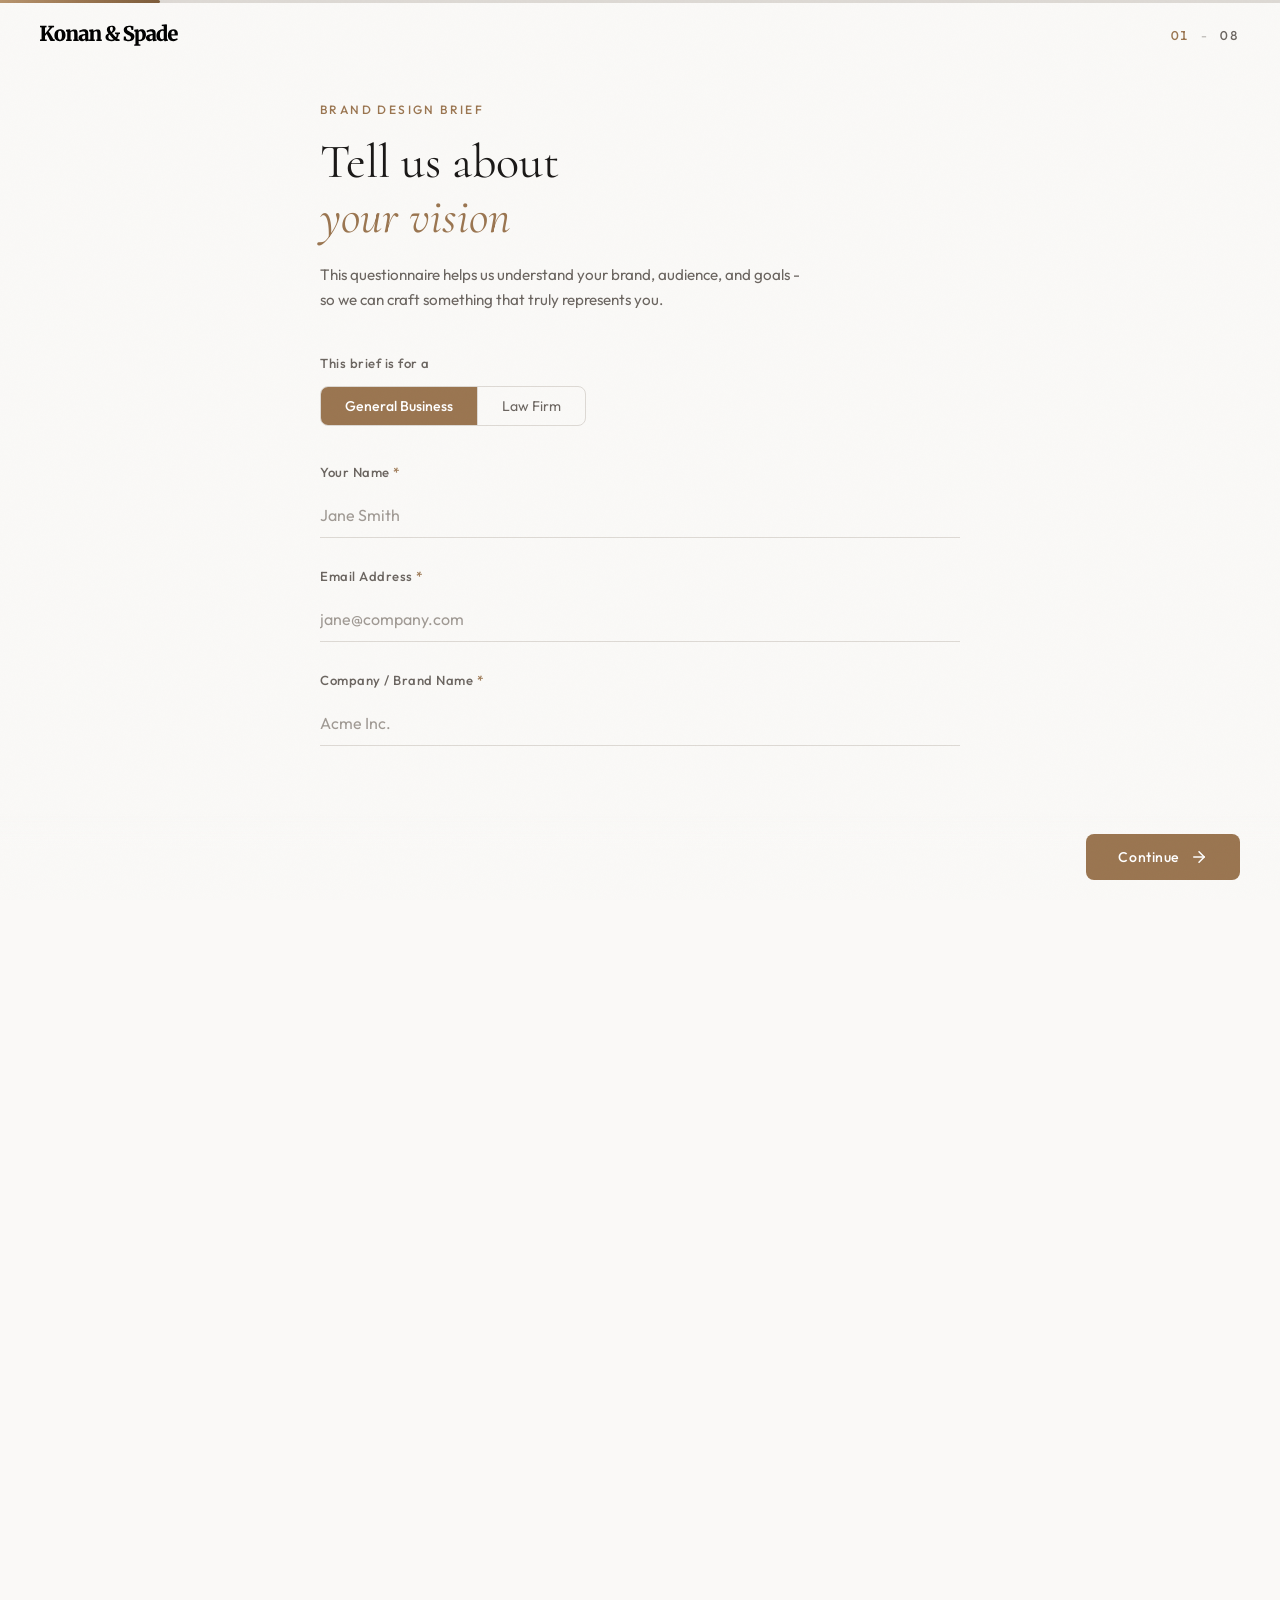
<file: index.html>
<!DOCTYPE html>
<html lang="en">
<head>
    <meta charset="UTF-8">
    <meta name="viewport" content="width=device-width, initial-scale=1.0">
    <title>Brand Design Brief - Konan &amp; Spade</title>
    <meta name="description" content="Complete this questionnaire to help Konan & Spade design your perfect brand identity.">
    <link rel="preconnect" href="https://fonts.googleapis.com">
    <link rel="preconnect" href="https://fonts.gstatic.com" crossorigin>
    <link href="https://fonts.googleapis.com/css2?family=Cormorant:ital,wght@0,300..700;1,300..700&family=Outfit:wght@300;400;500;600&display=swap" rel="stylesheet">
    <link rel="stylesheet" href="style.css">
    <link rel="icon" href="data:image/svg+xml,<svg xmlns='http://www.w3.org/2000/svg' viewBox='0 0 100 100'><text y='.88em' font-size='80' fill='%23c49a6c'>♠</text></svg>">
</head>
<body class="mode-general">
    <div class="noise-overlay" aria-hidden="true"></div>

    <div class="progress-bar" role="progressbar" aria-label="Form progress">
        <div class="progress-fill" id="progressFill"></div>
    </div>

    <header class="header">
        <a class="logo" href="/"><img src="logo.svg" alt="Konan & Spade" class="logo-img"></a>
        <div class="step-indicator" id="stepIndicator">
            <span class="step-current" id="stepCurrent">01</span>
            <span class="step-sep">-</span>
            <span class="step-total">08</span>
        </div>
    </header>

    <main class="main">
        <form id="questionnaire" novalidate>

            <!-- Step 0: Welcome -->
            <section class="step active" data-step="0">
                <div class="step-inner">
                    <div class="step-header">
                        <span class="step-eyebrow">Brand Design Brief</span>
                        <h1 class="step-title">Tell us about<br><em>your vision</em></h1>
                        <p class="step-desc">This questionnaire helps us understand your brand, audience, and goals - so we can craft something that truly represents you.</p>
                    </div>
                    <div class="mode-toggle">
                        <span class="mode-label">This brief is for a</span>
                        <div class="mode-options" id="modeToggle">
                            <button type="button" class="mode-option active" data-mode="general">General Business</button>
                            <button type="button" class="mode-option" data-mode="lawfirm">Law Firm</button>
                        </div>
                    </div>
                    <div class="fields">
                        <div class="field" style="--i:0">
                            <label for="clientName">Your Name <span class="req">*</span></label>
                            <input type="text" id="clientName" name="clientName" required placeholder="Jane Smith">
                        </div>
                        <div class="field" style="--i:1">
                            <label for="clientEmail">Email Address <span class="req">*</span></label>
                            <input type="email" id="clientEmail" name="clientEmail" required placeholder="jane@company.com">
                        </div>
                        <div class="field" style="--i:2">
                            <label for="companyName">Company / Brand Name <span class="req">*</span></label>
                            <input type="text" id="companyName" name="companyName" required placeholder="Acme Inc.">
                        </div>
                    </div>
                </div>
            </section>

            <!-- Step 1: Business Overview -->
            <section class="step" data-step="1">
                <div class="step-inner">
                    <div class="step-header">
                        <span class="step-eyebrow">02 - <span class="mode-only-general">Business Overview</span><span class="mode-only-lawfirm">Firm Overview</span></span>
                        <h2 class="step-title">About your<br><em class="mode-only-general">business</em><em class="mode-only-lawfirm">firm</em></h2>
                        <p class="step-desc mode-only-general">Help us understand what you do and what drives you.</p>
                        <p class="step-desc mode-only-lawfirm">Help us understand your practice and what sets your firm apart.</p>
                    </div>
                    <div class="fields">
                        <!-- General: Industry -->
                        <div class="field-row mode-only-general" style="--i:0">
                            <div class="field">
                                <label for="industry">Industry / Sector <span class="req">*</span></label>
                                <input type="text" id="industry" name="industry" placeholder="e.g. Technology, Fashion, F&amp;B">
                            </div>
                            <div class="field">
                                <label for="founded">Year Founded</label>
                                <input type="text" id="founded" name="founded" placeholder="e.g. 2020 or Pre-launch">
                            </div>
                        </div>
                        <!-- Law Firm: Practice Areas + Firm Size -->
                        <div class="field mode-only-lawfirm" style="--i:0">
                            <label>Practice Areas <span class="req">*</span></label>
                            <div class="checkbox-grid" id="practiceAreas">
                                <label class="check-chip"><input type="checkbox" name="practiceAreas" value="Corporate & Business"><span>Corporate &amp; Business</span></label>
                                <label class="check-chip"><input type="checkbox" name="practiceAreas" value="Criminal Defense"><span>Criminal Defense</span></label>
                                <label class="check-chip"><input type="checkbox" name="practiceAreas" value="Family Law"><span>Family Law</span></label>
                                <label class="check-chip"><input type="checkbox" name="practiceAreas" value="Real Estate"><span>Real Estate</span></label>
                                <label class="check-chip"><input type="checkbox" name="practiceAreas" value="Intellectual Property"><span>Intellectual Property</span></label>
                                <label class="check-chip"><input type="checkbox" name="practiceAreas" value="Employment & Labor"><span>Employment &amp; Labor</span></label>
                                <label class="check-chip"><input type="checkbox" name="practiceAreas" value="Immigration"><span>Immigration</span></label>
                                <label class="check-chip"><input type="checkbox" name="practiceAreas" value="Personal Injury"><span>Personal Injury</span></label>
                                <label class="check-chip"><input type="checkbox" name="practiceAreas" value="Tax Law"><span>Tax Law</span></label>
                                <label class="check-chip"><input type="checkbox" name="practiceAreas" value="Estate Planning"><span>Estate Planning</span></label>
                                <label class="check-chip"><input type="checkbox" name="practiceAreas" value="Bankruptcy"><span>Bankruptcy</span></label>
                                <label class="check-chip"><input type="checkbox" name="practiceAreas" value="Healthcare"><span>Healthcare</span></label>
                                <label class="check-chip"><input type="checkbox" name="practiceAreas" value="Litigation"><span>Litigation</span></label>
                                <label class="check-chip"><input type="checkbox" name="practiceAreas" value="Environmental"><span>Environmental</span></label>
                                <label class="check-chip"><input type="checkbox" name="practiceAreas" value="Civil Rights"><span>Civil Rights</span></label>
                                <label class="check-chip"><input type="checkbox" name="practiceAreas" value="Entertainment & Media"><span>Entertainment &amp; Media</span></label>
                            </div>
                        </div>
                        <div class="field-row mode-only-lawfirm" style="--i:1">
                            <div class="field">
                                <label for="firmSize">Firm Size</label>
                                <select id="firmSize" name="firmSize">
                                    <option value="">Select</option>
                                    <option value="Solo Practitioner">Solo Practitioner</option>
                                    <option value="2-10 Attorneys">2 – 10 Attorneys</option>
                                    <option value="11-50 Attorneys">11 – 50 Attorneys</option>
                                    <option value="51-200 Attorneys">51 – 200 Attorneys</option>
                                    <option value="200+ Attorneys">200+ Attorneys</option>
                                </select>
                            </div>
                            <div class="field">
                                <label for="foundedLaw">Year Established</label>
                                <input type="text" id="foundedLaw" name="founded" placeholder="e.g. 1995 or New firm">
                            </div>
                        </div>
                        <div class="field mode-only-lawfirm" style="--i:2">
                            <label for="jurisdictions">Jurisdictions Served</label>
                            <input type="text" id="jurisdictions" name="jurisdictions" placeholder="e.g. California, Federal courts, Nationwide">
                        </div>
                        <div class="field" style="--i:1">
                            <label for="website">Current Website</label>
                            <input type="url" id="website" name="website" placeholder="https://yoursite.com">
                        </div>
                        <div class="field" style="--i:2">
                            <label for="businessDesc"><span class="mode-only-general">Tell us about your business</span><span class="mode-only-lawfirm">Tell us about your firm</span> <span class="req">*</span></label>
                            <textarea id="businessDesc" name="businessDesc" required rows="3" placeholder="What do you do? What makes you different?"></textarea>
                        </div>
                        <div class="field mode-only-general" style="--i:3">
                            <label for="products">Products or services you offer <span class="req">*</span></label>
                            <textarea id="products" name="products" rows="2" placeholder="List your main offerings"></textarea>
                        </div>
                        <div class="field mode-only-lawfirm" style="--i:3">
                            <label for="keyServices">Key services &amp; specializations <span class="req">*</span></label>
                            <textarea id="keyServices" name="keyServices" rows="2" placeholder="e.g. M&A advisory, white-collar defense, high-net-worth estate planning..."></textarea>
                        </div>
                        <div class="field" style="--i:4">
                            <label for="mission"><span class="mode-only-general">Mission or vision statement</span><span class="mode-only-lawfirm">Firm philosophy or mission</span></label>
                            <textarea id="mission" name="mission" rows="2" placeholder="What's the bigger picture?"></textarea>
                        </div>
                    </div>
                </div>
            </section>

            <!-- Step 2: Target Audience -->
            <section class="step" data-step="2">
                <div class="step-inner">
                    <div class="step-header">
                        <span class="step-eyebrow">03 - <span class="mode-only-general">Target Audience</span><span class="mode-only-lawfirm">Ideal Clients</span></span>
                        <h2 class="step-title">Who are you<br><em>speaking to?</em></h2>
                        <p class="step-desc mode-only-general">Understanding your audience helps us design a brand that resonates.</p>
                        <p class="step-desc mode-only-lawfirm">Understanding your clients helps us position your firm effectively.</p>
                    </div>
                    <div class="fields">
                        <div class="field" style="--i:0">
                            <label for="idealCustomer"><span class="mode-only-general">Describe your ideal customer</span><span class="mode-only-lawfirm">Describe your ideal client</span> <span class="req">*</span></label>
                            <textarea id="idealCustomer" name="idealCustomer" required rows="3" placeholder="Who are they? What do they care about?"></textarea>
                        </div>
                        <!-- General: Age Range -->
                        <div class="field-row mode-only-general" style="--i:1">
                            <div class="field">
                                <label for="ageRange">Age Range</label>
                                <select id="ageRange" name="ageRange">
                                    <option value="">Select</option>
                                    <option value="18-24">18 – 24</option>
                                    <option value="25-34">25 – 34</option>
                                    <option value="35-44">35 – 44</option>
                                    <option value="45-54">45 – 54</option>
                                    <option value="55+">55+</option>
                                    <option value="All ages">All ages</option>
                                </select>
                            </div>
                            <div class="field">
                                <label for="location">Primary Market / Location</label>
                                <input type="text" id="location" name="location" placeholder="e.g. United States, Global">
                            </div>
                        </div>
                        <!-- Law Firm: Client Type + Referral Sources -->
                        <div class="field mode-only-lawfirm" style="--i:1">
                            <label>Client Type <span class="hint">(select all that apply)</span></label>
                            <div class="checkbox-grid">
                                <label class="check-chip"><input type="checkbox" name="clientType" value="Individuals"><span>Individuals</span></label>
                                <label class="check-chip"><input type="checkbox" name="clientType" value="Small Businesses"><span>Small Businesses</span></label>
                                <label class="check-chip"><input type="checkbox" name="clientType" value="Corporations"><span>Corporations</span></label>
                                <label class="check-chip"><input type="checkbox" name="clientType" value="Startups"><span>Startups</span></label>
                                <label class="check-chip"><input type="checkbox" name="clientType" value="Government"><span>Government</span></label>
                                <label class="check-chip"><input type="checkbox" name="clientType" value="Non-profits"><span>Non-profits</span></label>
                            </div>
                        </div>
                        <div class="field mode-only-lawfirm" style="--i:2">
                            <label for="referralSources">How do clients typically find you?</label>
                            <input type="text" id="referralSources" name="referralSources" placeholder="e.g. Referrals, Google search, Bar association, Court appointments">
                        </div>
                        <div class="field" style="--i:2">
                            <label for="painPoints"><span class="mode-only-general">What problems do you solve for them?</span><span class="mode-only-lawfirm">What do clients value most when choosing your firm?</span> <span class="req">*</span></label>
                            <textarea id="painPoints" name="painPoints" required rows="3" placeholder="What frustrations or needs does your product/service address?"></textarea>
                        </div>
                        <div class="field mode-only-general" style="--i:3">
                            <label for="customerChannels">Where does your audience spend time online?</label>
                            <input type="text" id="customerChannels" name="customerChannels" placeholder="e.g. Instagram, LinkedIn, Reddit, TikTok">
                        </div>
                    </div>
                </div>
            </section>

            <!-- Step 3: Brand Personality -->
            <section class="step" data-step="3">
                <div class="step-inner">
                    <div class="step-header">
                        <span class="step-eyebrow">04 - Brand Personality</span>
                        <h2 class="step-title">Define your<br><em>character</em></h2>
                        <p class="step-desc">Select up to 5 traits that best describe your brand's personality.</p>
                    </div>
                    <div class="fields">
                        <div class="field" style="--i:0">
                            <label>Brand Traits <span class="req">*</span> <span class="trait-count" id="traitCount">0 / 5 selected</span></label>
                            <div class="traits-grid" id="traitsGrid">
                                <label class="trait-chip"><input type="checkbox" name="traits" value="Bold"><span>Bold</span></label>
                                <label class="trait-chip"><input type="checkbox" name="traits" value="Elegant"><span>Elegant</span></label>
                                <label class="trait-chip"><input type="checkbox" name="traits" value="Playful"><span>Playful</span></label>
                                <label class="trait-chip"><input type="checkbox" name="traits" value="Sophisticated"><span>Sophisticated</span></label>
                                <label class="trait-chip"><input type="checkbox" name="traits" value="Minimal"><span>Minimal</span></label>
                                <label class="trait-chip"><input type="checkbox" name="traits" value="Edgy"><span>Edgy</span></label>
                                <label class="trait-chip"><input type="checkbox" name="traits" value="Classic"><span>Classic</span></label>
                                <label class="trait-chip"><input type="checkbox" name="traits" value="Innovative"><span>Innovative</span></label>
                                <label class="trait-chip"><input type="checkbox" name="traits" value="Warm"><span>Warm</span></label>
                                <label class="trait-chip"><input type="checkbox" name="traits" value="Luxurious"><span>Luxurious</span></label>
                                <label class="trait-chip"><input type="checkbox" name="traits" value="Approachable"><span>Approachable</span></label>
                                <label class="trait-chip"><input type="checkbox" name="traits" value="Authoritative"><span>Authoritative</span></label>
                                <label class="trait-chip"><input type="checkbox" name="traits" value="Youthful"><span>Youthful</span></label>
                                <label class="trait-chip"><input type="checkbox" name="traits" value="Timeless"><span>Timeless</span></label>
                                <label class="trait-chip"><input type="checkbox" name="traits" value="Dynamic"><span>Dynamic</span></label>
                                <label class="trait-chip"><input type="checkbox" name="traits" value="Refined"><span>Refined</span></label>
                                <label class="trait-chip"><input type="checkbox" name="traits" value="Rustic"><span>Rustic</span></label>
                                <label class="trait-chip"><input type="checkbox" name="traits" value="Futuristic"><span>Futuristic</span></label>
                                <label class="trait-chip"><input type="checkbox" name="traits" value="Professional"><span>Professional</span></label>
                                <label class="trait-chip"><input type="checkbox" name="traits" value="Artisanal"><span>Artisanal</span></label>
                                <label class="trait-chip"><input type="checkbox" name="traits" value="Whimsical"><span>Whimsical</span></label>
                                <label class="trait-chip"><input type="checkbox" name="traits" value="Vibrant"><span>Vibrant</span></label>
                                <label class="trait-chip"><input type="checkbox" name="traits" value="Clean"><span>Clean</span></label>
                                <label class="trait-chip"><input type="checkbox" name="traits" value="Organic"><span>Organic</span></label>
                                <label class="trait-chip mode-only-lawfirm"><input type="checkbox" name="traits" value="Trustworthy"><span>Trustworthy</span></label>
                                <label class="trait-chip mode-only-lawfirm"><input type="checkbox" name="traits" value="Prestigious"><span>Prestigious</span></label>
                                <label class="trait-chip mode-only-lawfirm"><input type="checkbox" name="traits" value="Compassionate"><span>Compassionate</span></label>
                                <label class="trait-chip mode-only-lawfirm"><input type="checkbox" name="traits" value="Tenacious"><span>Tenacious</span></label>
                                <label class="trait-chip mode-only-lawfirm"><input type="checkbox" name="traits" value="Ethical"><span>Ethical</span></label>
                                <label class="trait-chip mode-only-lawfirm"><input type="checkbox" name="traits" value="Established"><span>Established</span></label>
                            </div>
                        </div>
                        <div class="field" style="--i:1">
                            <label for="toneOfVoice">Tone of Voice <span class="req">*</span></label>
                            <select id="toneOfVoice" name="toneOfVoice" required>
                                <option value="">Select a tone</option>
                                <option value="Professional & Formal">Professional &amp; Formal</option>
                                <option value="Friendly & Conversational">Friendly &amp; Conversational</option>
                                <option value="Playful & Witty">Playful &amp; Witty</option>
                                <option value="Authoritative & Expert">Authoritative &amp; Expert</option>
                                <option value="Inspirational & Aspirational">Inspirational &amp; Aspirational</option>
                                <option value="Casual & Relatable">Casual &amp; Relatable</option>
                                <option value="Luxurious & Refined">Luxurious &amp; Refined</option>
                            </select>
                        </div>
                        <div class="field" style="--i:2">
                            <label for="brandPerson">If your brand were a person, how would you describe them?</label>
                            <textarea id="brandPerson" name="brandPerson" rows="2" placeholder="Think about their personality, how they dress, how they speak..."></textarea>
                        </div>
                        <div class="field" style="--i:3">
                            <label for="brandEmotion">What emotions should your brand evoke?</label>
                            <textarea id="brandEmotion" name="brandEmotion" rows="2" placeholder="e.g. Trust, excitement, calm, curiosity..."></textarea>
                        </div>
                    </div>
                </div>
            </section>

            <!-- Step 4: Visual Direction -->
            <section class="step" data-step="4">
                <div class="step-inner">
                    <div class="step-header">
                        <span class="step-eyebrow">05 - Visual Direction</span>
                        <h2 class="step-title">Shape the<br><em>look &amp; feel</em></h2>
                        <p class="step-desc">Select the visual styles and colors you're drawn to.</p>
                    </div>
                    <div class="fields">
                        <!-- General Visual Styles -->
                        <div class="field mode-only-general" style="--i:0">
                            <label>Visual styles that appeal to you <span class="hint">(select any)</span></label>
                            <div class="style-cards">
                                <label class="style-card">
                                    <input type="checkbox" name="visualStyles" value="Minimal & Modern">
                                    <div class="style-card-inner">
                                        <div class="style-visual minimal"></div>
                                        <span class="style-label">Minimal &amp; Modern</span>
                                    </div>
                                </label>
                                <label class="style-card">
                                    <input type="checkbox" name="visualStyles" value="Classic & Timeless">
                                    <div class="style-card-inner">
                                        <div class="style-visual classic"></div>
                                        <span class="style-label">Classic &amp; Timeless</span>
                                    </div>
                                </label>
                                <label class="style-card">
                                    <input type="checkbox" name="visualStyles" value="Bold & Expressive">
                                    <div class="style-card-inner">
                                        <div class="style-visual bold-style"></div>
                                        <span class="style-label">Bold &amp; Expressive</span>
                                    </div>
                                </label>
                                <label class="style-card">
                                    <input type="checkbox" name="visualStyles" value="Luxurious & Refined">
                                    <div class="style-card-inner">
                                        <div class="style-visual luxury"></div>
                                        <span class="style-label">Luxurious &amp; Refined</span>
                                    </div>
                                </label>
                                <label class="style-card">
                                    <input type="checkbox" name="visualStyles" value="Playful & Creative">
                                    <div class="style-card-inner">
                                        <div class="style-visual playful"></div>
                                        <span class="style-label">Playful &amp; Creative</span>
                                    </div>
                                </label>
                                <label class="style-card">
                                    <input type="checkbox" name="visualStyles" value="Organic & Natural">
                                    <div class="style-card-inner">
                                        <div class="style-visual organic"></div>
                                        <span class="style-label">Organic &amp; Natural</span>
                                    </div>
                                </label>
                                <label class="style-card">
                                    <input type="checkbox" name="visualStyles" value="Retro & Vintage">
                                    <div class="style-card-inner">
                                        <div class="style-visual retro"></div>
                                        <span class="style-label">Retro &amp; Vintage</span>
                                    </div>
                                </label>
                                <label class="style-card">
                                    <input type="checkbox" name="visualStyles" value="Industrial & Raw">
                                    <div class="style-card-inner">
                                        <div class="style-visual industrial"></div>
                                        <span class="style-label">Industrial &amp; Raw</span>
                                    </div>
                                </label>
                                <label class="style-card">
                                    <input type="checkbox" name="visualStyles" value="Art Deco & Geometric">
                                    <div class="style-card-inner">
                                        <div class="style-visual artdeco"></div>
                                        <span class="style-label">Art Deco &amp; Geometric</span>
                                    </div>
                                </label>
                                <label class="style-card">
                                    <input type="checkbox" name="visualStyles" value="Tech & Digital">
                                    <div class="style-card-inner">
                                        <div class="style-visual tech"></div>
                                        <span class="style-label">Tech &amp; Digital</span>
                                    </div>
                                </label>
                                <label class="style-card">
                                    <input type="checkbox" name="visualStyles" value="Hand-Crafted & Artisanal">
                                    <div class="style-card-inner">
                                        <div class="style-visual artisanal"></div>
                                        <span class="style-label">Hand-Crafted &amp; Artisanal</span>
                                    </div>
                                </label>
                                <label class="style-card">
                                    <input type="checkbox" name="visualStyles" value="Editorial & Magazine">
                                    <div class="style-card-inner">
                                        <div class="style-visual editorial"></div>
                                        <span class="style-label">Editorial &amp; Magazine</span>
                                    </div>
                                </label>
                                <label class="style-card">
                                    <input type="checkbox" name="visualStyles" value="Soft & Pastel">
                                    <div class="style-card-inner">
                                        <div class="style-visual pastel"></div>
                                        <span class="style-label">Soft &amp; Pastel</span>
                                    </div>
                                </label>
                                <label class="style-card">
                                    <input type="checkbox" name="visualStyles" value="Brutalist & Raw">
                                    <div class="style-card-inner">
                                        <div class="style-visual brutalist"></div>
                                        <span class="style-label">Brutalist &amp; Raw</span>
                                    </div>
                                </label>
                                <label class="style-card">
                                    <input type="checkbox" name="visualStyles" value="Futuristic & Sci-Fi">
                                    <div class="style-card-inner">
                                        <div class="style-visual futuristic"></div>
                                        <span class="style-label">Futuristic &amp; Sci-Fi</span>
                                    </div>
                                </label>
                                <label class="style-card">
                                    <input type="checkbox" name="visualStyles" value="Bohemian & Eclectic">
                                    <div class="style-card-inner">
                                        <div class="style-visual bohemian"></div>
                                        <span class="style-label">Bohemian &amp; Eclectic</span>
                                    </div>
                                </label>
                                <label class="style-card">
                                    <input type="checkbox" name="visualStyles" value="Corporate & Clean">
                                    <div class="style-card-inner">
                                        <div class="style-visual corporate"></div>
                                        <span class="style-label">Corporate &amp; Clean</span>
                                    </div>
                                </label>
                                <label class="style-card">
                                    <input type="checkbox" name="visualStyles" value="Maximalist & Ornate">
                                    <div class="style-card-inner">
                                        <div class="style-visual maximalist"></div>
                                        <span class="style-label">Maximalist &amp; Ornate</span>
                                    </div>
                                </label>
                            </div>
                        </div>

                        <!-- Law Firm Visual Styles -->
                        <div class="field mode-only-lawfirm" style="--i:0">
                            <label>Which visual direction resonates with your firm? <span class="hint">(select any)</span></label>
                            <div class="style-cards">
                                <label class="style-card">
                                    <input type="checkbox" name="visualStyles" value="Traditional & Established">
                                    <div class="style-card-inner">
                                        <div class="style-visual law-traditional"></div>
                                        <span class="style-label">Traditional &amp; Established</span>
                                    </div>
                                </label>
                                <label class="style-card">
                                    <input type="checkbox" name="visualStyles" value="Modern & Progressive">
                                    <div class="style-card-inner">
                                        <div class="style-visual law-modern"></div>
                                        <span class="style-label">Modern &amp; Progressive</span>
                                    </div>
                                </label>
                                <label class="style-card">
                                    <input type="checkbox" name="visualStyles" value="Boutique & Personal">
                                    <div class="style-card-inner">
                                        <div class="style-visual law-boutique"></div>
                                        <span class="style-label">Boutique &amp; Personal</span>
                                    </div>
                                </label>
                                <label class="style-card">
                                    <input type="checkbox" name="visualStyles" value="Corporate Powerhouse">
                                    <div class="style-card-inner">
                                        <div class="style-visual law-corporate"></div>
                                        <span class="style-label">Corporate Powerhouse</span>
                                    </div>
                                </label>
                                <label class="style-card">
                                    <input type="checkbox" name="visualStyles" value="Approachable & Community">
                                    <div class="style-card-inner">
                                        <div class="style-visual law-community"></div>
                                        <span class="style-label">Approachable &amp; Community</span>
                                    </div>
                                </label>
                                <label class="style-card">
                                    <input type="checkbox" name="visualStyles" value="Prestigious & Heritage">
                                    <div class="style-card-inner">
                                        <div class="style-visual law-heritage"></div>
                                        <span class="style-label">Prestigious &amp; Heritage</span>
                                    </div>
                                </label>
                                <label class="style-card">
                                    <input type="checkbox" name="visualStyles" value="Minimal & Refined">
                                    <div class="style-card-inner">
                                        <div class="style-visual law-minimal"></div>
                                        <span class="style-label">Minimal &amp; Refined</span>
                                    </div>
                                </label>
                                <label class="style-card">
                                    <input type="checkbox" name="visualStyles" value="Bold & Advocacy-Driven">
                                    <div class="style-card-inner">
                                        <div class="style-visual law-advocacy"></div>
                                        <span class="style-label">Bold &amp; Advocacy-Driven</span>
                                    </div>
                                </label>
                                <label class="style-card">
                                    <input type="checkbox" name="visualStyles" value="Tech-Forward & Innovative">
                                    <div class="style-card-inner">
                                        <div class="style-visual law-techforward"></div>
                                        <span class="style-label">Tech-Forward &amp; Innovative</span>
                                    </div>
                                </label>
                            </div>
                        </div>

                        <div class="field" style="--i:1">
                            <label>Colors you're drawn to <span class="hint">(select any)</span></label>
                            <div class="color-palettes">
                                <div class="palette-group">
                                    <span class="palette-label">Warm</span>
                                    <div class="swatches">
                                        <label class="swatch" style="--color:#c0392b" title="Crimson"><input type="checkbox" name="colorsLove" value="Crimson"><span class="swatch-fill"></span></label>
                                        <label class="swatch" style="--color:#d35400" title="Terracotta"><input type="checkbox" name="colorsLove" value="Terracotta"><span class="swatch-fill"></span></label>
                                        <label class="swatch" style="--color:#c49a6c" title="Gold"><input type="checkbox" name="colorsLove" value="Gold"><span class="swatch-fill"></span></label>
                                        <label class="swatch" style="--color:#e74c3c" title="Coral"><input type="checkbox" name="colorsLove" value="Coral"><span class="swatch-fill"></span></label>
                                        <label class="swatch" style="--color:#f39c12" title="Amber"><input type="checkbox" name="colorsLove" value="Amber"><span class="swatch-fill"></span></label>
                                    </div>
                                </div>
                                <div class="palette-group">
                                    <span class="palette-label">Cool</span>
                                    <div class="swatches">
                                        <label class="swatch" style="--color:#1a3a5c" title="Navy"><input type="checkbox" name="colorsLove" value="Navy"><span class="swatch-fill"></span></label>
                                        <label class="swatch" style="--color:#2980b9" title="Ocean"><input type="checkbox" name="colorsLove" value="Ocean"><span class="swatch-fill"></span></label>
                                        <label class="swatch" style="--color:#1abc9c" title="Teal"><input type="checkbox" name="colorsLove" value="Teal"><span class="swatch-fill"></span></label>
                                        <label class="swatch" style="--color:#5b6abf" title="Indigo"><input type="checkbox" name="colorsLove" value="Indigo"><span class="swatch-fill"></span></label>
                                        <label class="swatch" style="--color:#8e44ad" title="Violet"><input type="checkbox" name="colorsLove" value="Violet"><span class="swatch-fill"></span></label>
                                    </div>
                                </div>
                                <div class="palette-group">
                                    <span class="palette-label">Earth</span>
                                    <div class="swatches">
                                        <label class="swatch" style="--color:#27ae60" title="Forest"><input type="checkbox" name="colorsLove" value="Forest"><span class="swatch-fill"></span></label>
                                        <label class="swatch" style="--color:#6b8e23" title="Olive"><input type="checkbox" name="colorsLove" value="Olive"><span class="swatch-fill"></span></label>
                                        <label class="swatch" style="--color:#795548" title="Walnut"><input type="checkbox" name="colorsLove" value="Walnut"><span class="swatch-fill"></span></label>
                                        <label class="swatch" style="--color:#d4a574" title="Sand"><input type="checkbox" name="colorsLove" value="Sand"><span class="swatch-fill"></span></label>
                                        <label class="swatch" style="--color:#a0522d" title="Sienna"><input type="checkbox" name="colorsLove" value="Sienna"><span class="swatch-fill"></span></label>
                                    </div>
                                </div>
                                <div class="palette-group">
                                    <span class="palette-label">Neutral</span>
                                    <div class="swatches">
                                        <label class="swatch" style="--color:#1a1a1a" title="Black"><input type="checkbox" name="colorsLove" value="Black"><span class="swatch-fill"></span></label>
                                        <label class="swatch" style="--color:#4a4a4a" title="Charcoal"><input type="checkbox" name="colorsLove" value="Charcoal"><span class="swatch-fill"></span></label>
                                        <label class="swatch" style="--color:#b0b0b0" title="Silver"><input type="checkbox" name="colorsLove" value="Silver"><span class="swatch-fill"></span></label>
                                        <label class="swatch" style="--color:#f5f0e8" title="Cream"><input type="checkbox" name="colorsLove" value="Cream"><span class="swatch-fill"></span></label>
                                        <label class="swatch" style="--color:#ffffff" title="White"><input type="checkbox" name="colorsLove" value="White"><span class="swatch-fill swatch-white"></span></label>
                                    </div>
                                </div>
                                <div class="palette-group">
                                    <span class="palette-label">Pastel</span>
                                    <div class="swatches">
                                        <label class="swatch" style="--color:#e8a0b4" title="Blush"><input type="checkbox" name="colorsLove" value="Blush"><span class="swatch-fill"></span></label>
                                        <label class="swatch" style="--color:#b39ddb" title="Lavender"><input type="checkbox" name="colorsLove" value="Lavender"><span class="swatch-fill"></span></label>
                                        <label class="swatch" style="--color:#80cbc4" title="Seafoam"><input type="checkbox" name="colorsLove" value="Seafoam"><span class="swatch-fill"></span></label>
                                        <label class="swatch" style="--color:#ffcc80" title="Peach"><input type="checkbox" name="colorsLove" value="Peach"><span class="swatch-fill"></span></label>
                                        <label class="swatch" style="--color:#fff59d" title="Butter"><input type="checkbox" name="colorsLove" value="Butter"><span class="swatch-fill"></span></label>
                                    </div>
                                </div>
                            </div>
                        </div>

                        <div class="field" style="--i:2">
                            <label for="brandsAdmire">Brands whose visual style you admire</label>
                            <textarea id="brandsAdmire" name="brandsAdmire" rows="2" placeholder="e.g. Apple, Aesop, Patagonia - and what you like about them"></textarea>
                        </div>
                        <div class="field" style="--i:3">
                            <label for="visualAvoid">Visual styles or elements to avoid</label>
                            <textarea id="visualAvoid" name="visualAvoid" rows="2" placeholder="Anything you definitely don't want?"></textarea>
                        </div>
                        <div class="field" style="--i:4">
                            <label>Do you have existing brand assets?</label>
                            <div class="radio-group">
                                <label class="radio-label"><input type="radio" name="hasAssets" value="Yes"><span>Yes - I'll share them separately</span></label>
                                <label class="radio-label"><input type="radio" name="hasAssets" value="No"><span>No - starting fresh</span></label>
                            </div>
                        </div>
                    </div>
                </div>
            </section>

            <!-- Step 5: Competitive Landscape -->
            <section class="step" data-step="5">
                <div class="step-inner">
                    <div class="step-header">
                        <span class="step-eyebrow">06 - Competitive Landscape</span>
                        <h2 class="step-title">Know your<br><em>market</em></h2>
                        <p class="step-desc">Help us understand your competitive space so we can position you distinctly.</p>
                    </div>
                    <div class="fields">
                        <div class="field" style="--i:0">
                            <label>Your top competitors</label>
                            <div class="multi-input">
                                <input type="text" name="competitor1" placeholder="Competitor 1">
                                <input type="text" name="competitor2" placeholder="Competitor 2">
                                <input type="text" name="competitor3" placeholder="Competitor 3">
                            </div>
                        </div>
                        <div class="field" style="--i:1">
                            <label for="competitorLike">What do you like about their branding?</label>
                            <textarea id="competitorLike" name="competitorLike" rows="2" placeholder="What works well for them?"></textarea>
                        </div>
                        <div class="field" style="--i:2">
                            <label for="competitorDislike">What do you dislike about their branding?</label>
                            <textarea id="competitorDislike" name="competitorDislike" rows="2" placeholder="What feels wrong or generic?"></textarea>
                        </div>
                        <div class="field" style="--i:3">
                            <label for="differentiation">How should your brand stand apart? <span class="req">*</span></label>
                            <textarea id="differentiation" name="differentiation" required rows="3" placeholder="What makes you fundamentally different?"></textarea>
                        </div>
                    </div>
                </div>
            </section>

            <!-- Step 6: Additional Notes -->
            <section class="step" data-step="6">
                <div class="step-inner">
                    <div class="step-header">
                        <span class="step-eyebrow">07 - Final Thoughts</span>
                        <h2 class="step-title">Anything<br><em>else?</em></h2>
                        <p class="step-desc">Any additional context, requirements, or inspiration you'd like to share.</p>
                    </div>
                    <div class="fields">
                        <div class="field" style="--i:0">
                            <label for="requirements">Specific requirements or constraints</label>
                            <textarea id="requirements" name="requirements" rows="2" placeholder="e.g. Must work in single-color, needs to include a specific symbol..."></textarea>
                        </div>
                        <div class="field" style="--i:1">
                            <label for="anythingElse">Anything else we should know?</label>
                            <textarea id="anythingElse" name="anythingElse" rows="3" placeholder="Additional context, inspiration, stories - the more we know, the better"></textarea>
                        </div>
                    </div>
                </div>
            </section>

            <!-- Step 7: Review -->
            <section class="step" data-step="7">
                <div class="step-inner">
                    <div class="step-header">
                        <span class="step-eyebrow">08 - Review</span>
                        <h2 class="step-title">Review your<br><em>brief</em></h2>
                        <p class="step-desc">Look over your responses before submitting. Click any section heading to edit.</p>
                    </div>
                    <div class="review-content" id="reviewContent"></div>
                </div>
            </section>

        </form>

        <!-- Completion -->
        <section class="completion" id="completion">
            <div class="completion-inner">
                <div class="completion-icon">&#10022;</div>
                <h2 class="completion-title">Brief submitted</h2>
                <p class="completion-text" id="completionText">Thank you. We've received your brand design brief and our team will review it shortly.</p>
                <p class="completion-note">A copy has been saved to your clipboard.</p>
                <div class="completion-actions">
                    <button type="button" class="btn btn-outline" id="btnCopyBrief">Copy Brief Again</button>
                </div>
            </div>
        </section>
    </main>

    <footer class="nav-footer" id="navFooter">
        <button type="button" class="btn btn-back" id="btnBack">
            <svg width="18" height="18" viewBox="0 0 24 24" fill="none" stroke="currentColor" stroke-width="2" stroke-linecap="round" stroke-linejoin="round"><path d="M19 12H5"/><path d="M12 19l-7-7 7-7"/></svg>
            Back
        </button>
        <button type="button" class="btn btn-next" id="btnNext">
            Continue
            <svg width="18" height="18" viewBox="0 0 24 24" fill="none" stroke="currentColor" stroke-width="2" stroke-linecap="round" stroke-linejoin="round"><path d="M5 12h14"/><path d="M12 5l7 7-7 7"/></svg>
        </button>
    </footer>

    <script src="script.js"></script>
</body>
</html>
</file>
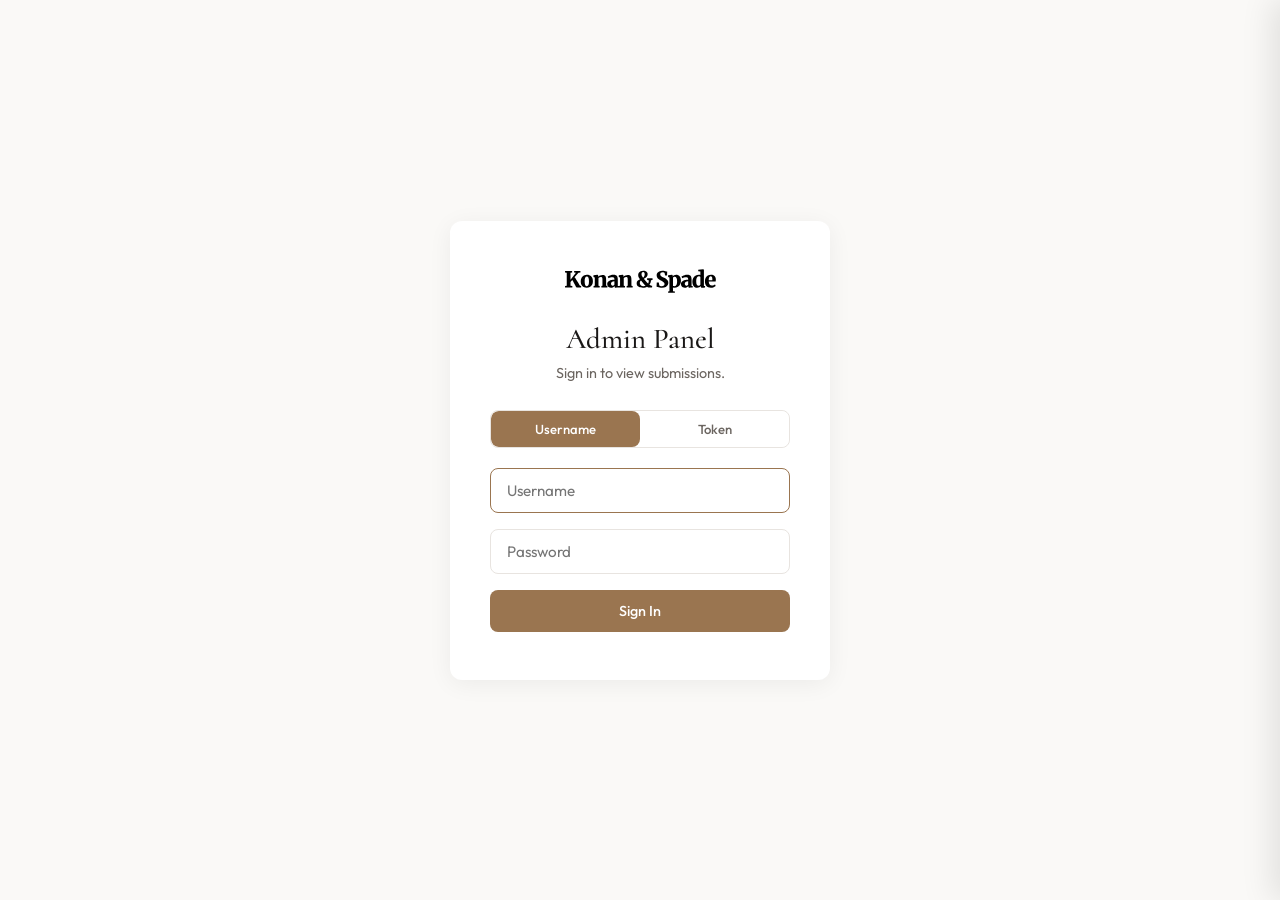
<file: admin.html>
<!DOCTYPE html>
<html lang="en">
<head>
    <meta charset="UTF-8">
    <meta name="viewport" content="width=device-width, initial-scale=1.0">
    <title>Admin - Konan &amp; Spade Briefs</title>
    <link rel="preconnect" href="https://fonts.googleapis.com">
    <link rel="preconnect" href="https://fonts.gstatic.com" crossorigin>
    <link href="https://fonts.googleapis.com/css2?family=Cormorant:ital,wght@0,400;0,500;1,400&family=Outfit:wght@300;400;500;600&display=swap" rel="stylesheet">
    <link rel="icon" href="data:image/svg+xml,<svg xmlns='http://www.w3.org/2000/svg' viewBox='0 0 100 100'><text y='.88em' font-size='80' fill='%23c49a6c'>♠</text></svg>">
    <style>
        *,*::before,*::after{margin:0;padding:0;box-sizing:border-box}
        :root{--bg:#faf9f7;--surface:#fff;--border:#e8e4e0;--accent:#9a7550;--accent-light:#b8956e;--text:#1a1817;--text-sec:#6b6560;--text-dim:#a09a94;--radius:8px;--danger:#c43e3e}
        body{font-family:'Outfit',sans-serif;background:var(--bg);color:var(--text);min-height:100vh}

        .login-screen{display:flex;align-items:center;justify-content:center;min-height:100vh;padding:20px}
        .login-box{background:var(--surface);border-radius:12px;padding:48px 40px;max-width:380px;width:100%;box-shadow:0 4px 24px rgba(0,0,0,.06);text-align:center}
        .login-box h1{font-family:'Cormorant',serif;font-size:1.8rem;font-weight:500;margin-bottom:8px}
        .login-box p{color:var(--text-sec);font-size:.9rem;margin-bottom:28px}
        .login-box input{width:100%;padding:12px 16px;border:1.5px solid var(--border);border-radius:var(--radius);font-family:'Outfit',sans-serif;font-size:.95rem;outline:none;margin-bottom:16px;transition:border-color .2s}
        .login-box input:focus{border-color:var(--accent)}
        .login-box button{width:100%;padding:12px;background:var(--accent);color:#fff;border:none;border-radius:var(--radius);font-family:'Outfit',sans-serif;font-size:.9rem;font-weight:500;cursor:pointer;transition:background .2s}
        .login-box button:hover{background:var(--accent-light)}
        .login-error{color:var(--danger);font-size:.82rem;margin-top:8px;display:none}

        .dashboard{display:none}
        .dash-header{background:var(--surface);border-bottom:1px solid var(--border);padding:16px 32px;display:flex;align-items:center;justify-content:space-between;position:sticky;top:0;z-index:10}
        .dash-logo{height:20px;filter:invert(1)}
        .dash-actions{display:flex;gap:12px;align-items:center}
        .dash-btn{padding:8px 16px;border:1.5px solid var(--border);border-radius:var(--radius);background:transparent;color:var(--text-sec);font-family:'Outfit',sans-serif;font-size:.82rem;cursor:pointer;transition:all .2s}
        .dash-btn:hover{border-color:var(--accent);color:var(--accent)}
        .dash-btn.active{background:var(--accent);border-color:var(--accent);color:#fff}
        .dash-btn.primary{background:var(--accent);border-color:var(--accent);color:#fff}
        .dash-btn.primary:hover{background:var(--accent-light);border-color:var(--accent-light)}
        .dash-btn.danger{color:var(--danger);border-color:var(--danger)}
        .dash-btn.danger:hover{background:var(--danger);color:#fff}

        .dash-content{max-width:1100px;margin:0 auto;padding:32px}
        .dash-stats{display:grid;grid-template-columns:repeat(4,1fr);gap:16px;margin-bottom:32px}
        .stat-card{background:var(--surface);border-radius:var(--radius);padding:20px;border:1px solid var(--border)}
        .stat-label{font-size:.75rem;font-weight:500;text-transform:uppercase;letter-spacing:.1em;color:var(--text-dim);margin-bottom:4px}
        .stat-value{font-size:1.6rem;font-weight:600;color:var(--text)}

        .filters{display:flex;gap:8px;margin-bottom:20px;flex-wrap:wrap}

        .table-wrap{background:var(--surface);border-radius:var(--radius);border:1px solid var(--border);overflow:hidden}
        table{width:100%;border-collapse:collapse}
        th{text-align:left;padding:12px 16px;font-size:.75rem;font-weight:600;text-transform:uppercase;letter-spacing:.08em;color:var(--text-dim);border-bottom:1px solid var(--border);background:var(--bg)}
        td{padding:14px 16px;font-size:.88rem;border-bottom:1px solid var(--border);vertical-align:top}
        tr:last-child td{border-bottom:none}
        tr:hover td{background:#faf8f5}
        .clickable{cursor:pointer}
        .status-badge{display:inline-block;padding:3px 10px;border-radius:100px;font-size:.72rem;font-weight:500;text-transform:uppercase;letter-spacing:.05em}
        .status-new{background:#e8f4fd;color:#1a6fb5}
        .status-reviewed{background:#fef3e2;color:#b87a1a}
        .status-in-progress{background:#f0e8fd;color:#7a3ab5}
        .status-completed{background:#e6f6ec;color:#2a7a42}
        .status-archived{background:#f0eeec;color:#8a8480}
        .mode-badge{display:inline-block;padding:2px 8px;border-radius:4px;font-size:.72rem;font-weight:500}
        .mode-general{background:#f0eeec;color:#6b6560}
        .mode-lawfirm{background:#fef3e2;color:#8a6328}
        .has-notes{color:var(--accent);font-size:.72rem}
        .empty-state{text-align:center;padding:60px 20px;color:var(--text-dim)}

        /* Detail Panel */
        .detail-overlay{display:none;position:fixed;inset:0;background:rgba(0,0,0,.3);z-index:100}
        .detail-overlay.active{display:block}
        .detail-panel{position:fixed;top:0;right:0;bottom:0;width:620px;max-width:100%;background:var(--surface);z-index:101;overflow-y:auto;box-shadow:-8px 0 30px rgba(0,0,0,.1);transform:translateX(100%);transition:transform .3s ease}
        .detail-panel.active{transform:translateX(0)}
        .detail-header{padding:24px;border-bottom:1px solid var(--border);display:flex;align-items:center;justify-content:space-between;position:sticky;top:0;background:var(--surface);z-index:1}
        .detail-header h2{font-family:'Cormorant',serif;font-size:1.4rem;font-weight:500}
        .detail-close{background:none;border:none;font-size:1.4rem;cursor:pointer;color:var(--text-sec);padding:4px 8px}
        .detail-body{padding:24px}
        .detail-section{margin-bottom:28px}
        .detail-section-title{font-size:.72rem;font-weight:600;text-transform:uppercase;letter-spacing:.1em;color:var(--accent);margin-bottom:12px;display:flex;align-items:center;justify-content:space-between}
        .detail-field{margin-bottom:14px}
        .detail-label{font-size:.75rem;font-weight:500;color:var(--text-dim);margin-bottom:4px}
        .detail-value{font-size:.9rem;color:var(--text);line-height:1.6}
        .detail-chips{display:flex;flex-wrap:wrap;gap:4px}
        .detail-chip{display:inline-block;padding:3px 10px;background:var(--bg);border:1px solid var(--border);border-radius:100px;font-size:.78rem;color:var(--text-sec)}
        .detail-actions{padding:24px;border-top:1px solid var(--border);display:flex;gap:8px;flex-wrap:wrap;position:sticky;bottom:0;background:var(--surface)}
        .detail-actions select{padding:8px 12px;border:1.5px solid var(--border);border-radius:var(--radius);font-family:'Outfit',sans-serif;font-size:.85rem;outline:none;cursor:pointer}
        .detail-actions select:focus{border-color:var(--accent)}
        .brief-text{background:var(--bg);border:1px solid var(--border);border-radius:var(--radius);padding:16px;white-space:pre-wrap;font-family:monospace;font-size:.78rem;color:var(--text-sec);max-height:300px;overflow-y:auto;margin-top:8px}

        /* Notes */
        .notes-area{width:100%;min-height:80px;padding:12px;border:1.5px solid var(--border);border-radius:var(--radius);font-family:'Outfit',sans-serif;font-size:.88rem;outline:none;resize:vertical;color:var(--text);background:var(--bg);transition:border-color .2s}
        .notes-area:focus{border-color:var(--accent)}
        .notes-saved{color:var(--accent);font-size:.78rem;opacity:0;transition:opacity .3s}
        .notes-saved.show{opacity:1}

        /* Modal */
        .modal-overlay{display:none;position:fixed;inset:0;background:rgba(0,0,0,.4);z-index:200;align-items:center;justify-content:center}
        .modal-overlay.active{display:flex}
        .modal{background:var(--surface);border-radius:12px;padding:32px;max-width:520px;width:calc(100% - 32px);max-height:90vh;overflow-y:auto;box-shadow:0 12px 48px rgba(0,0,0,.12)}
        .modal h2{font-family:'Cormorant',serif;font-size:1.4rem;font-weight:500;margin-bottom:24px}
        .modal-field{margin-bottom:16px}
        .modal-field label{display:block;font-size:.78rem;font-weight:500;text-transform:uppercase;letter-spacing:.05em;color:var(--text-dim);margin-bottom:6px}
        .modal-field input,.modal-field textarea,.modal-field select{width:100%;padding:10px 14px;border:1.5px solid var(--border);border-radius:var(--radius);font-family:'Outfit',sans-serif;font-size:.9rem;outline:none;transition:border-color .2s;color:var(--text)}
        .modal-field input:focus,.modal-field textarea:focus,.modal-field select:focus{border-color:var(--accent)}
        .modal-field textarea{min-height:80px;resize:vertical}
        .modal-actions{display:flex;gap:8px;justify-content:flex-end;margin-top:24px}
        .modal-error{color:var(--danger);font-size:.82rem;margin-top:8px;display:none}

        /* Edit mode */
        .edit-input{width:100%;padding:8px 12px;border:1.5px solid var(--border);border-radius:var(--radius);font-family:'Outfit',sans-serif;font-size:.88rem;outline:none;transition:border-color .2s;color:var(--text)}
        .edit-input:focus{border-color:var(--accent)}
        .edit-textarea{width:100%;padding:8px 12px;border:1.5px solid var(--border);border-radius:var(--radius);font-family:'Outfit',sans-serif;font-size:.88rem;outline:none;min-height:60px;resize:vertical;transition:border-color .2s;color:var(--text)}
        .edit-textarea:focus{border-color:var(--accent)}

        /* Bulk bar */
        .bulk-bar{display:none;align-items:center;gap:12px;padding:12px 20px;background:var(--surface);border:1.5px solid var(--accent);border-radius:var(--radius);margin-bottom:16px;flex-wrap:wrap}
        .bulk-bar.active{display:flex}
        .bulk-count{font-size:.88rem;font-weight:500;color:var(--accent);white-space:nowrap}
        .bulk-bar select{padding:6px 10px;border:1.5px solid var(--border);border-radius:var(--radius);font-family:'Outfit',sans-serif;font-size:.82rem;outline:none;cursor:pointer}
        .bulk-bar select:focus{border-color:var(--accent)}

        /* Checkboxes */
        .row-check{width:18px;height:18px;accent-color:var(--accent);cursor:pointer;margin:0;flex-shrink:0}
        th.check-col,td.check-col{width:40px;text-align:center;padding-left:12px;padding-right:4px}
        td.check-col{vertical-align:middle}

        .toast{position:fixed;bottom:24px;left:50%;transform:translateX(-50%);background:#1e1e1e;color:#fff;padding:12px 24px;border-radius:var(--radius);font-size:.88rem;z-index:300;opacity:0;transition:opacity .3s;pointer-events:none}
        .toast.show{opacity:1}

        @media(max-width:768px){
            .dash-stats{grid-template-columns:repeat(2,1fr)}
            .dash-content{padding:16px}
            .dash-header{padding:12px 16px}
            .detail-panel{width:100%}
            th:nth-child(4),td:nth-child(4){display:none}
        }
    </style>
</head>
<body>

<!-- Login -->
<div class="login-screen" id="loginScreen">
    <div class="login-box">
        <img src="logo.svg" alt="Konan & Spade" style="height:24px;filter:invert(1);margin-bottom:24px">
        <h1>Admin Panel</h1>
        <p>Sign in to view submissions.</p>
        <div id="loginTabs" style="display:flex;gap:0;margin-bottom:20px;border:1.5px solid var(--border);border-radius:var(--radius);overflow:hidden">
            <button class="login-tab active" data-tab="credentials" style="flex:1;padding:10px;border:none;font-family:'Outfit',sans-serif;font-size:.82rem;font-weight:500;cursor:pointer;background:var(--accent);color:#fff;transition:all .2s">Username</button>
            <button class="login-tab" data-tab="token" style="flex:1;padding:10px;border:none;font-family:'Outfit',sans-serif;font-size:.82rem;font-weight:500;cursor:pointer;background:var(--surface);color:var(--text-sec);transition:all .2s">Token</button>
        </div>
        <div id="credentialsForm">
            <input type="text" id="usernameInput" placeholder="Username" autofocus>
            <input type="password" id="passwordInput" placeholder="Password">
        </div>
        <div id="tokenForm" style="display:none">
            <input type="password" id="tokenInput" placeholder="Admin token">
        </div>
        <button id="loginBtn">Sign In</button>
        <div class="login-error" id="loginError">Invalid credentials. Please try again.</div>
    </div>
</div>

<!-- Dashboard -->
<div class="dashboard" id="dashboard">
    <header class="dash-header">
        <img src="logo.svg" alt="Konan & Spade" class="dash-logo">
        <div class="dash-actions">
            <button class="dash-btn primary" id="btnCreate">+ New Brief</button>
            <button class="dash-btn" id="btnRefresh">Refresh</button>
            <button class="dash-btn" id="btnLogout">Logout</button>
        </div>
    </header>

    <div class="dash-content">
        <div class="dash-stats" id="stats">
            <div class="stat-card"><div class="stat-label">Total</div><div class="stat-value" id="statTotal">0</div></div>
            <div class="stat-card"><div class="stat-label">New</div><div class="stat-value" id="statNew">0</div></div>
            <div class="stat-card"><div class="stat-label">In Progress</div><div class="stat-value" id="statProgress">0</div></div>
            <div class="stat-card"><div class="stat-label">Completed</div><div class="stat-value" id="statCompleted">0</div></div>
        </div>

        <div class="filters">
            <button class="dash-btn active" data-filter="">All</button>
            <button class="dash-btn" data-filter="new">New</button>
            <button class="dash-btn" data-filter="reviewed">Reviewed</button>
            <button class="dash-btn" data-filter="in-progress">In Progress</button>
            <button class="dash-btn" data-filter="completed">Completed</button>
            <button class="dash-btn" data-filter="archived">Archived</button>
            <span style="width:1px;background:var(--border);margin:0 4px"></span>
            <button class="dash-btn" data-mode="">All Types</button>
            <button class="dash-btn" data-mode="general">General</button>
            <button class="dash-btn" data-mode="lawfirm">Law Firm</button>
        </div>

        <div class="bulk-bar" id="bulkBar">
            <span class="bulk-count" id="bulkCount">0 selected</span>
            <select id="bulkStatus">
                <option value="">Change status to...</option>
                <option value="new">New</option>
                <option value="reviewed">Reviewed</option>
                <option value="in-progress">In Progress</option>
                <option value="completed">Completed</option>
                <option value="archived">Archived</option>
            </select>
            <button class="dash-btn" id="btnBulkStatus">Apply</button>
            <button class="dash-btn" id="btnBulkExport">Export CSV</button>
            <button class="dash-btn danger" id="btnBulkDelete" style="margin-left:auto">Delete Selected</button>
        </div>

        <div class="table-wrap">
            <table>
                <thead>
                    <tr><th class="check-col"><input type="checkbox" class="row-check" id="selectAll"></th><th>Company</th><th>Client</th><th>Mode</th><th>Status</th><th>Date</th></tr>
                </thead>
                <tbody id="tableBody">
                    <tr><td colspan="6" class="empty-state">No submissions yet</td></tr>
                </tbody>
            </table>
        </div>
    </div>
</div>

<!-- Detail Panel -->
<div class="detail-overlay" id="detailOverlay"></div>
<div class="detail-panel" id="detailPanel">
    <div class="detail-header">
        <h2 id="detailTitle">Submission</h2>
        <div style="display:flex;gap:8px;align-items:center">
            <button class="dash-btn" id="btnEdit">Edit</button>
            <button class="detail-close" id="detailClose">&times;</button>
        </div>
    </div>
    <div class="detail-body" id="detailBody"></div>
    <div class="detail-actions" id="detailActions">
        <select id="statusSelect">
            <option value="new">New</option>
            <option value="reviewed">Reviewed</option>
            <option value="in-progress">In Progress</option>
            <option value="completed">Completed</option>
            <option value="archived">Archived</option>
        </select>
        <button class="dash-btn" id="btnUpdateStatus">Update Status</button>
        <button class="dash-btn" id="btnCopyBrief">Copy Brief</button>
        <button class="dash-btn danger" id="btnDelete" style="margin-left:auto">Delete</button>
    </div>
    <div class="detail-actions" id="editActions" style="display:none">
        <button class="dash-btn primary" id="btnSaveEdit">Save Changes</button>
        <button class="dash-btn" id="btnCancelEdit">Cancel</button>
    </div>
</div>

<!-- Create Modal -->
<div class="modal-overlay" id="createModal">
    <div class="modal">
        <h2>New Submission</h2>
        <div class="modal-field">
            <label>Client Name *</label>
            <input type="text" id="createName">
        </div>
        <div class="modal-field">
            <label>Client Email *</label>
            <input type="email" id="createEmail">
        </div>
        <div class="modal-field">
            <label>Company Name *</label>
            <input type="text" id="createCompany">
        </div>
        <div class="modal-field">
            <label>Mode</label>
            <select id="createMode">
                <option value="general">General</option>
                <option value="lawfirm">Law Firm</option>
            </select>
        </div>
        <div class="modal-field">
            <label>Business Description</label>
            <textarea id="createDesc"></textarea>
        </div>
        <div class="modal-field">
            <label>Internal Notes</label>
            <textarea id="createNotes" placeholder="Internal notes (not visible to client)"></textarea>
        </div>
        <div class="modal-error" id="createError"></div>
        <div class="modal-actions">
            <button class="dash-btn" id="btnCreateCancel">Cancel</button>
            <button class="dash-btn primary" id="btnCreateSave">Create</button>
        </div>
    </div>
</div>

<!-- Toast -->
<div class="toast" id="toast"></div>

<script>
(() => {
    let authHeader = sessionStorage.getItem('ks-admin-auth') || '';
    let activeTab = 'credentials';
    let currentFilter = '';
    let currentMode = '';
    let currentSubmission = null;
    let allSubmissions = [];
    let editMode = false;
    let selectedIds = new Set();

    const API = '/api/admin';
    const headers = () => ({ 'Content-Type': 'application/json', 'Authorization': authHeader });

    if (authHeader) tryAuth(authHeader);

    document.querySelectorAll('.login-tab').forEach(tab => {
        tab.addEventListener('click', () => {
            activeTab = tab.dataset.tab;
            document.querySelectorAll('.login-tab').forEach(t => { t.style.background = 'var(--surface)'; t.style.color = 'var(--text-sec)'; t.classList.remove('active'); });
            tab.style.background = 'var(--accent)'; tab.style.color = '#fff'; tab.classList.add('active');
            document.getElementById('credentialsForm').style.display = activeTab === 'credentials' ? 'block' : 'none';
            document.getElementById('tokenForm').style.display = activeTab === 'token' ? 'block' : 'none';
            document.getElementById('loginError').style.display = 'none';
        });
    });

    document.getElementById('loginBtn').addEventListener('click', () => {
        if (activeTab === 'token') {
            const t = document.getElementById('tokenInput').value.trim();
            if (t) tryAuth(`Bearer ${t}`);
        } else {
            const u = document.getElementById('usernameInput').value.trim();
            const p = document.getElementById('passwordInput').value;
            if (u && p) tryAuth(`Basic ${btoa(u + ':' + p)}`);
        }
    });
    document.getElementById('tokenInput').addEventListener('keydown', e => { if (e.key === 'Enter') document.getElementById('loginBtn').click(); });
    document.getElementById('passwordInput').addEventListener('keydown', e => { if (e.key === 'Enter') document.getElementById('loginBtn').click(); });
    document.getElementById('usernameInput').addEventListener('keydown', e => { if (e.key === 'Enter') document.getElementById('passwordInput').focus(); });
    document.getElementById('btnLogout').addEventListener('click', () => { sessionStorage.removeItem('ks-admin-auth'); location.reload(); });
    document.getElementById('btnRefresh').addEventListener('click', loadSubmissions);
    document.getElementById('detailClose').addEventListener('click', closeDetail);
    document.getElementById('detailOverlay').addEventListener('click', closeDetail);
    document.getElementById('btnUpdateStatus').addEventListener('click', updateStatus);
    document.getElementById('btnCopyBrief').addEventListener('click', copyBrief);
    document.getElementById('btnDelete').addEventListener('click', deleteSubmission);
    document.getElementById('btnEdit').addEventListener('click', enterEditMode);
    document.getElementById('btnSaveEdit').addEventListener('click', saveEdit);
    document.getElementById('btnCancelEdit').addEventListener('click', exitEditMode);
    document.getElementById('btnCreate').addEventListener('click', () => document.getElementById('createModal').classList.add('active'));
    document.getElementById('btnCreateCancel').addEventListener('click', closeCreateModal);
    document.getElementById('btnCreateSave').addEventListener('click', createSubmission);
    document.getElementById('createModal').addEventListener('click', e => { if (e.target === e.currentTarget) closeCreateModal(); });
    document.getElementById('selectAll').addEventListener('change', toggleSelectAll);
    document.getElementById('btnBulkStatus').addEventListener('click', bulkUpdateStatus);
    document.getElementById('btnBulkDelete').addEventListener('click', bulkDelete);
    document.getElementById('btnBulkExport').addEventListener('click', bulkExport);

    document.querySelectorAll('[data-filter]').forEach(btn => {
        btn.addEventListener('click', () => {
            document.querySelectorAll('[data-filter]').forEach(b => b.classList.remove('active'));
            btn.classList.add('active');
            currentFilter = btn.dataset.filter;
            clearSelection();
            renderTable();
        });
    });
    document.querySelectorAll('[data-mode]').forEach(btn => {
        btn.addEventListener('click', () => {
            document.querySelectorAll('[data-mode]').forEach(b => b.classList.remove('active'));
            btn.classList.add('active');
            currentMode = btn.dataset.mode;
            clearSelection();
            renderTable();
        });
    });

    async function tryAuth(auth) {
        authHeader = auth;
        try {
            const res = await fetch(`${API}?limit=1`, { headers: headers() });
            if (res.ok) {
                sessionStorage.setItem('ks-admin-auth', authHeader);
                document.getElementById('loginScreen').style.display = 'none';
                document.getElementById('dashboard').style.display = 'block';
                loadSubmissions();
            } else {
                document.getElementById('loginError').style.display = 'block';
                sessionStorage.removeItem('ks-admin-auth');
                authHeader = '';
            }
        } catch (e) {
            document.getElementById('loginError').style.display = 'block';
        }
    }

    async function loadSubmissions() {
        try {
            const res = await fetch(`${API}?limit=200`, { headers: headers() });
            const data = await res.json();
            allSubmissions = data.submissions || [];
            updateStats();
            clearSelection();
            renderTable();
        } catch (e) {
            console.error('Load error:', e);
        }
    }

    function updateStats() {
        document.getElementById('statTotal').textContent = allSubmissions.length;
        document.getElementById('statNew').textContent = allSubmissions.filter(s => s.status === 'new').length;
        document.getElementById('statProgress').textContent = allSubmissions.filter(s => s.status === 'in-progress').length;
        document.getElementById('statCompleted').textContent = allSubmissions.filter(s => s.status === 'completed').length;
    }

    function getFiltered() {
        let filtered = allSubmissions;
        if (currentFilter) filtered = filtered.filter(s => s.status === currentFilter);
        if (currentMode) filtered = filtered.filter(s => s.mode === currentMode);
        return filtered;
    }

    function renderTable() {
        const filtered = getFiltered();
        const tbody = document.getElementById('tableBody');
        if (!filtered.length) {
            tbody.innerHTML = '<tr><td colspan="6" class="empty-state">No submissions found</td></tr>';
            return;
        }

        tbody.innerHTML = filtered.map(s => `
            <tr class="clickable" data-id="${s.id}">
                <td class="check-col" data-stop><input type="checkbox" class="row-check" data-check="${s.id}" ${selectedIds.has(s.id) ? 'checked' : ''}></td>
                <td><strong>${esc(s.company_name)}</strong>${s.notes ? '<br><span class="has-notes">has notes</span>' : ''}</td>
                <td>${esc(s.client_name)}<br><span style="font-size:.78rem;color:var(--text-dim)">${esc(s.client_email)}</span></td>
                <td><span class="mode-badge mode-${s.mode}">${s.mode === 'lawfirm' ? 'Law Firm' : 'General'}</span></td>
                <td><span class="status-badge status-${s.status}">${s.status}</span></td>
                <td style="white-space:nowrap;font-size:.82rem;color:var(--text-sec)">${formatDate(s.created_at)}</td>
            </tr>`).join('');

        tbody.querySelectorAll('.clickable').forEach(row => {
            row.addEventListener('click', e => {
                if (e.target.closest('[data-stop]')) return;
                openDetail(row.dataset.id);
            });
        });
        tbody.querySelectorAll('[data-check]').forEach(cb => {
            cb.addEventListener('change', () => {
                const id = parseInt(cb.dataset.check);
                if (cb.checked) selectedIds.add(id); else selectedIds.delete(id);
                updateBulkBar();
            });
        });
        updateBulkBar();
    }

    async function openDetail(id) {
        editMode = false;
        try {
            const res = await fetch(`${API}?id=${id}`, { headers: headers() });
            const sub = await res.json();
            currentSubmission = sub;

            document.getElementById('detailTitle').textContent = sub.company_name;
            document.getElementById('statusSelect').value = sub.status;
            document.getElementById('btnEdit').textContent = 'Edit';
            document.getElementById('detailActions').style.display = 'flex';
            document.getElementById('editActions').style.display = 'none';

            renderDetailView(sub);

            document.getElementById('detailOverlay').classList.add('active');
            document.getElementById('detailPanel').classList.add('active');
        } catch (e) {
            console.error('Detail error:', e);
        }
    }

    function renderDetailView(sub) {
        const d = sub.data || {};

        let html = '';
        const sections = [
            { title: 'Client Info', fields: [
                ['Name', d.clientName], ['Email', d.clientEmail], ['Company', d.companyName]
            ]},
            { title: sub.mode === 'lawfirm' ? 'Firm Overview' : 'Business Overview', fields: [
                ...(sub.mode === 'lawfirm' ? [['Practice Areas', d.practiceAreas], ['Firm Size', d.firmSize], ['Jurisdictions', d.jurisdictions]] : [['Industry', d.industry]]),
                ['Founded', d.founded], ['Website', d.website], ['Description', d.businessDesc],
                ...(sub.mode === 'lawfirm' ? [['Key Services', d.keyServices]] : [['Products', d.products]]),
                ['Mission', d.mission]
            ]},
            { title: sub.mode === 'lawfirm' ? 'Ideal Clients' : 'Target Audience', fields: [
                ['Ideal ' + (sub.mode === 'lawfirm' ? 'Client' : 'Customer'), d.idealCustomer],
                ...(sub.mode === 'lawfirm' ? [['Client Type', d.clientType], ['Referral Sources', d.referralSources]] : [['Age Range', d.ageRange], ['Location', d.location]]),
                [sub.mode === 'lawfirm' ? 'Client Values' : 'Pain Points', d.painPoints],
                ...(sub.mode !== 'lawfirm' ? [['Online Channels', d.customerChannels]] : [])
            ]},
            { title: 'Brand Personality', fields: [
                ['Traits', d.traits], ['Tone of Voice', d.toneOfVoice], ['Brand as Person', d.brandPerson], ['Brand Emotions', d.brandEmotion]
            ]},
            { title: 'Visual Direction', fields: [
                ['Visual Styles', d.visualStyles], ['Colors', d.colorsLove], ['Brands Admired', d.brandsAdmire], ['Styles to Avoid', d.visualAvoid], ['Existing Assets', d.hasAssets]
            ]},
            { title: 'Competitors', fields: [
                ['Competitor 1', d.competitor1], ['Competitor 2', d.competitor2], ['Competitor 3', d.competitor3],
                ['Likes', d.competitorLike], ['Dislikes', d.competitorDislike], ['Differentiation', d.differentiation]
            ]},
            { title: 'Additional', fields: [
                ['Requirements', d.requirements], ['Other Notes', d.anythingElse]
            ]}
        ];

        sections.forEach(sec => {
            const hasContent = sec.fields.some(([,v]) => v && (Array.isArray(v) ? v.length : true));
            if (!hasContent) return;
            html += `<div class="detail-section"><div class="detail-section-title">${sec.title}</div>`;
            sec.fields.forEach(([label, val]) => {
                if (!val) return;
                if (Array.isArray(val)) {
                    html += `<div class="detail-field"><div class="detail-label">${label}</div><div class="detail-chips">${val.map(v => `<span class="detail-chip">${esc(v)}</span>`).join('')}</div></div>`;
                } else {
                    html += `<div class="detail-field"><div class="detail-label">${label}</div><div class="detail-value">${esc(val)}</div></div>`;
                }
            });
            html += '</div>';
        });

        if (sub.brief_text) {
            html += `<div class="detail-section"><div class="detail-section-title">Full Brief</div><div class="brief-text">${esc(sub.brief_text)}</div></div>`;
        }

        // Notes section
        html += `<div class="detail-section">
            <div class="detail-section-title">Internal Notes <span class="notes-saved" id="notesSaved">Saved</span></div>
            <textarea class="notes-area" id="notesArea" placeholder="Add internal notes...">${esc(sub.notes || '')}</textarea>
        </div>`;

        html += `<div class="detail-section"><div class="detail-section-title">Metadata</div>
            <div class="detail-field"><div class="detail-label">Submitted</div><div class="detail-value">${new Date(sub.created_at).toLocaleString()}</div></div>
            <div class="detail-field"><div class="detail-label">IP</div><div class="detail-value">${sub.ip_address || '-'}</div></div>
            <div class="detail-field"><div class="detail-label">Mode</div><div class="detail-value">${sub.mode === 'lawfirm' ? 'Law Firm' : 'General'}</div></div>
        </div>`;

        document.getElementById('detailBody').innerHTML = html;

        // Auto-save notes on blur
        let notesTimer;
        const notesArea = document.getElementById('notesArea');
        if (notesArea) {
            notesArea.addEventListener('input', () => {
                clearTimeout(notesTimer);
                notesTimer = setTimeout(() => saveNotes(notesArea.value), 800);
            });
        }
    }

    function renderEditView(sub) {
        const d = sub.data || {};

        const field = (key, label, val, type = 'text') => {
            if (type === 'textarea') {
                return `<div class="detail-field"><div class="detail-label">${label}</div><textarea class="edit-textarea" data-key="${key}">${esc(val || '')}</textarea></div>`;
            }
            return `<div class="detail-field"><div class="detail-label">${label}</div><input class="edit-input" type="${type}" data-key="${key}" value="${esc(val || '')}"></div>`;
        };

        let html = `<div class="detail-section"><div class="detail-section-title">Client Info</div>
            ${field('clientName', 'Name', d.clientName)}
            ${field('clientEmail', 'Email', d.clientEmail, 'email')}
            ${field('companyName', 'Company', d.companyName)}
        </div>`;

        html += `<div class="detail-section"><div class="detail-section-title">${sub.mode === 'lawfirm' ? 'Firm Overview' : 'Business Overview'}</div>`;
        if (sub.mode === 'lawfirm') {
            html += field('firmSize', 'Firm Size', d.firmSize);
            html += field('jurisdictions', 'Jurisdictions', d.jurisdictions);
        } else {
            html += field('industry', 'Industry', d.industry);
        }
        html += field('founded', 'Founded', d.founded);
        html += field('website', 'Website', d.website);
        html += field('businessDesc', 'Description', d.businessDesc, 'textarea');
        html += field('mission', 'Mission', d.mission, 'textarea');
        html += '</div>';

        html += `<div class="detail-section"><div class="detail-section-title">Brand Personality</div>
            ${field('toneOfVoice', 'Tone of Voice', d.toneOfVoice, 'textarea')}
            ${field('brandPerson', 'Brand as Person', d.brandPerson, 'textarea')}
            ${field('brandEmotion', 'Brand Emotions', d.brandEmotion, 'textarea')}
        </div>`;

        html += `<div class="detail-section"><div class="detail-section-title">Visual Direction</div>
            ${field('brandsAdmire', 'Brands Admired', d.brandsAdmire, 'textarea')}
            ${field('visualAvoid', 'Styles to Avoid', d.visualAvoid, 'textarea')}
            ${field('hasAssets', 'Existing Assets', d.hasAssets)}
        </div>`;

        html += `<div class="detail-section"><div class="detail-section-title">Competitors</div>
            ${field('competitor1', 'Competitor 1', d.competitor1)}
            ${field('competitor2', 'Competitor 2', d.competitor2)}
            ${field('competitor3', 'Competitor 3', d.competitor3)}
            ${field('competitorLike', 'Likes', d.competitorLike, 'textarea')}
            ${field('competitorDislike', 'Dislikes', d.competitorDislike, 'textarea')}
            ${field('differentiation', 'Differentiation', d.differentiation, 'textarea')}
        </div>`;

        html += `<div class="detail-section"><div class="detail-section-title">Additional</div>
            ${field('requirements', 'Requirements', d.requirements, 'textarea')}
            ${field('anythingElse', 'Other Notes', d.anythingElse, 'textarea')}
        </div>`;

        html += `<div class="detail-section"><div class="detail-section-title">Brief Text</div>
            <textarea class="edit-textarea" data-brief="true" style="min-height:120px">${esc(sub.brief_text || '')}</textarea>
        </div>`;

        html += `<div class="detail-section">
            <div class="detail-section-title">Internal Notes</div>
            <textarea class="edit-textarea" data-notes="true">${esc(sub.notes || '')}</textarea>
        </div>`;

        document.getElementById('detailBody').innerHTML = html;
    }

    function enterEditMode() {
        if (!currentSubmission) return;
        if (editMode) { exitEditMode(); return; }
        editMode = true;
        document.getElementById('btnEdit').textContent = 'View';
        document.getElementById('detailActions').style.display = 'none';
        document.getElementById('editActions').style.display = 'flex';
        renderEditView(currentSubmission);
    }

    function exitEditMode() {
        editMode = false;
        document.getElementById('btnEdit').textContent = 'Edit';
        document.getElementById('detailActions').style.display = 'flex';
        document.getElementById('editActions').style.display = 'none';
        renderDetailView(currentSubmission);
    }

    async function saveEdit() {
        if (!currentSubmission) return;

        const formData = { ...currentSubmission.data };
        document.querySelectorAll('[data-key]').forEach(el => {
            formData[el.dataset.key] = el.value;
        });

        const briefEl = document.querySelector('[data-brief]');
        const notesEl = document.querySelector('[data-notes]');

        const body = {
            id: currentSubmission.id,
            formData,
            briefText: briefEl ? briefEl.value : currentSubmission.brief_text,
            notes: notesEl ? notesEl.value : currentSubmission.notes,
            status: currentSubmission.status
        };

        try {
            const res = await fetch(API, { method: 'PUT', headers: headers(), body: JSON.stringify(body) });
            if (res.ok) {
                toast('Changes saved');
                await openDetail(currentSubmission.id);
                loadSubmissions();
            } else {
                const err = await res.json();
                toast(err.error || 'Save failed');
            }
        } catch (e) {
            toast('Save failed');
        }
    }

    async function saveNotes(notes) {
        if (!currentSubmission) return;
        try {
            await fetch(API, { method: 'PATCH', headers: headers(), body: JSON.stringify({ id: currentSubmission.id, notes }) });
            currentSubmission.notes = notes;
            const saved = document.getElementById('notesSaved');
            if (saved) { saved.classList.add('show'); setTimeout(() => saved.classList.remove('show'), 1500); }
        } catch (e) {
            console.error('Notes save error:', e);
        }
    }

    function closeDetail() {
        document.getElementById('detailOverlay').classList.remove('active');
        document.getElementById('detailPanel').classList.remove('active');
        currentSubmission = null;
        editMode = false;
        loadSubmissions();
    }

    async function updateStatus() {
        if (!currentSubmission) return;
        const status = document.getElementById('statusSelect').value;
        await fetch(API, { method: 'PATCH', headers: headers(), body: JSON.stringify({ id: currentSubmission.id, status }) });
        currentSubmission.status = status;
        toast('Status updated');
        loadSubmissions();
    }

    function copyBrief() {
        if (!currentSubmission?.brief_text) return;
        navigator.clipboard.writeText(currentSubmission.brief_text).then(() => {
            const btn = document.getElementById('btnCopyBrief');
            btn.textContent = 'Copied!';
            setTimeout(() => { btn.textContent = 'Copy Brief'; }, 2000);
        });
    }

    async function deleteSubmission() {
        if (!currentSubmission || !confirm('Delete this submission permanently?')) return;
        await fetch(`${API}?id=${currentSubmission.id}`, { method: 'DELETE', headers: headers() });
        closeDetail();
        toast('Submission deleted');
    }

    async function createSubmission() {
        const name = document.getElementById('createName').value.trim();
        const email = document.getElementById('createEmail').value.trim();
        const company = document.getElementById('createCompany').value.trim();
        const mode = document.getElementById('createMode').value;
        const desc = document.getElementById('createDesc').value.trim();
        const notes = document.getElementById('createNotes').value.trim();

        const errEl = document.getElementById('createError');
        if (!name || !email || !company) {
            errEl.textContent = 'Name, email, and company are required.';
            errEl.style.display = 'block';
            return;
        }

        const body = {
            formData: { clientName: name, clientEmail: email, companyName: company, businessDesc: desc },
            mode,
            notes
        };

        try {
            const res = await fetch(API, { method: 'POST', headers: headers(), body: JSON.stringify(body) });
            if (res.ok) {
                closeCreateModal();
                toast('Submission created');
                loadSubmissions();
            } else {
                const err = await res.json();
                errEl.textContent = err.error || 'Create failed';
                errEl.style.display = 'block';
            }
        } catch (e) {
            errEl.textContent = 'Create failed';
            errEl.style.display = 'block';
        }
    }

    function closeCreateModal() {
        document.getElementById('createModal').classList.remove('active');
        document.getElementById('createName').value = '';
        document.getElementById('createEmail').value = '';
        document.getElementById('createCompany').value = '';
        document.getElementById('createDesc').value = '';
        document.getElementById('createNotes').value = '';
        document.getElementById('createError').style.display = 'none';
    }

    function toast(msg) {
        const el = document.getElementById('toast');
        el.textContent = msg;
        el.classList.add('show');
        setTimeout(() => el.classList.remove('show'), 2500);
    }

    // ── Bulk Operations ──

    function clearSelection() {
        selectedIds.clear();
        document.getElementById('selectAll').checked = false;
        updateBulkBar();
    }

    function updateBulkBar() {
        const bar = document.getElementById('bulkBar');
        const count = selectedIds.size;
        if (count > 0) {
            bar.classList.add('active');
            document.getElementById('bulkCount').textContent = `${count} selected`;
        } else {
            bar.classList.remove('active');
        }
        const filtered = getFiltered();
        document.getElementById('selectAll').checked = filtered.length > 0 && filtered.every(s => selectedIds.has(s.id));
    }

    function toggleSelectAll() {
        const checked = document.getElementById('selectAll').checked;
        const filtered = getFiltered();
        filtered.forEach(s => {
            if (checked) selectedIds.add(s.id); else selectedIds.delete(s.id);
        });
        renderTable();
    }

    async function bulkUpdateStatus() {
        const status = document.getElementById('bulkStatus').value;
        if (!status) { toast('Select a status first'); return; }
        if (!selectedIds.size) return;
        const ids = [...selectedIds];
        await fetch(API, { method: 'PATCH', headers: headers(), body: JSON.stringify({ ids, status }) });
        toast(`${ids.length} submissions updated`);
        document.getElementById('bulkStatus').value = '';
        loadSubmissions();
    }

    async function bulkDelete() {
        if (!selectedIds.size) return;
        const count = selectedIds.size;
        if (!confirm(`Delete ${count} submission${count > 1 ? 's' : ''} permanently?`)) return;
        const ids = [...selectedIds].join(',');
        await fetch(`${API}?ids=${ids}`, { method: 'DELETE', headers: headers() });
        toast(`${count} submissions deleted`);
        loadSubmissions();
    }

    function bulkExport() {
        if (!selectedIds.size) { toast('Select submissions to export'); return; }
        const selected = allSubmissions.filter(s => selectedIds.has(s.id));
        const csvRows = [['ID','Company','Client','Email','Mode','Status','Date','Notes'].join(',')];
        selected.forEach(s => {
            csvRows.push([s.id, q(s.company_name), q(s.client_name), q(s.client_email), s.mode, s.status, s.created_at, q(s.notes || '')].join(','));
        });
        const blob = new Blob([csvRows.join('\n')], { type: 'text/csv' });
        const url = URL.createObjectURL(blob);
        const a = document.createElement('a');
        a.href = url; a.download = `briefs-export-${new Date().toISOString().slice(0,10)}.csv`;
        a.click(); URL.revokeObjectURL(url);
        toast(`${selected.length} submissions exported`);
    }

    function q(str) { return '"' + String(str).replace(/"/g, '""') + '"'; }

    function formatDate(d) {
        const date = new Date(d + 'Z');
        return date.toLocaleDateString('en-US', { month: 'short', day: 'numeric', year: 'numeric' });
    }

    function esc(s) {
        if (!s) return '';
        return String(s).replace(/&/g,'&amp;').replace(/</g,'&lt;').replace(/>/g,'&gt;').replace(/"/g,'&quot;');
    }
})();
</script>
</body>
</html>
</file>
<file: style.css>
*,
*::before,
*::after {
    margin: 0;
    padding: 0;
    box-sizing: border-box;
}

:root {
    --bg: #faf9f7;
    --bg-surface: #f2f0ed;
    --bg-elevated: #eae7e3;
    --bg-hover: #e2dfdb;
    --accent: #9a7550;
    --accent-light: #7d5c3a;
    --accent-dim: #b8956e;
    --text: #1a1817;
    --text-secondary: #6b6560;
    --text-tertiary: #a09a94;
    --border: #ddd9d4;
    --border-focus: rgba(154, 117, 80, 0.3);
    --error: #c43e3e;
    --success: #3a8a56;
    --radius: 8px;
    --radius-lg: 12px;
    --transition: 0.3s cubic-bezier(0.4, 0, 0.2, 1);
}

html {
    font-size: 16px;
    -webkit-font-smoothing: antialiased;
    -moz-osx-font-smoothing: grayscale;
}

body {
    font-family: 'Outfit', sans-serif;
    font-weight: 400;
    color: var(--text);
    background: var(--bg);
    min-height: 100vh;
    overflow-x: hidden;
    line-height: 1.6;
}

/* ─── Noise Overlay ─── */
.noise-overlay {
    position: fixed;
    inset: 0;
    z-index: 9999;
    pointer-events: none;
    opacity: 0.02;
    background-image: url("data:image/svg+xml,%3Csvg viewBox='0 0 256 256' xmlns='http://www.w3.org/2000/svg'%3E%3Cfilter id='n'%3E%3CfeTurbulence type='fractalNoise' baseFrequency='0.9' numOctaves='4' stitchTiles='stitch'/%3E%3C/filter%3E%3Crect width='100%25' height='100%25' filter='url(%23n)'/%3E%3C/svg%3E");
    background-repeat: repeat;
    background-size: 256px 256px;
}

/* ─── Progress Bar ─── */
.progress-bar {
    position: fixed;
    top: 0;
    left: 0;
    right: 0;
    height: 3px;
    background: var(--border);
    z-index: 100;
}

.progress-fill {
    height: 100%;
    width: 12.5%;
    background: linear-gradient(90deg, var(--accent-dim), var(--accent), var(--accent-light));
    border-radius: 0 2px 2px 0;
    transition: width 0.6s cubic-bezier(0.4, 0, 0.2, 1);
}

/* ─── Header ─── */
.header {
    position: fixed;
    top: 0;
    left: 0;
    right: 0;
    z-index: 50;
    display: flex;
    align-items: center;
    justify-content: space-between;
    padding: 24px 40px;
    pointer-events: none;
}

.logo {
    pointer-events: auto;
    display: inline-flex;
    align-items: center;
}

.logo-img {
    height: 22px;
    width: auto;
    display: block;
    filter: invert(1);
}

.step-indicator {
    font-family: 'Outfit', sans-serif;
    font-size: 0.8rem;
    font-weight: 500;
    letter-spacing: 0.15em;
    color: var(--text-secondary);
    pointer-events: auto;
}

.step-current {
    color: var(--accent);
    font-variant-numeric: tabular-nums;
}

.step-sep {
    margin: 0 6px;
    opacity: 0.4;
}

.step-total {
    font-variant-numeric: tabular-nums;
}

/* ─── Main ─── */
.main {
    position: relative;
    min-height: 100vh;
    display: flex;
    align-items: flex-start;
    justify-content: center;
    padding: 100px 40px 60px;
}

#questionnaire {
    position: relative;
    width: 100%;
    max-width: 640px;
}

/* ─── Steps ─── */
.step {
    position: absolute;
    top: 0;
    left: 0;
    right: 0;
    opacity: 0;
    transform: translateY(30px);
    pointer-events: none;
    visibility: hidden;
    transition: opacity 0.5s ease, transform 0.5s ease;
}

.step.active {
    position: relative;
    opacity: 1;
    transform: none;
    pointer-events: auto;
    visibility: visible;
}

.step.exit-up {
    opacity: 0;
    transform: translateY(-30px);
}

.step-inner {
    width: 100%;
}

/* ─── Step Header ─── */
.step-eyebrow {
    display: block;
    font-size: 0.75rem;
    font-weight: 500;
    letter-spacing: 0.2em;
    text-transform: uppercase;
    color: var(--accent);
    margin-bottom: 16px;
}

.step-title {
    font-family: 'Cormorant', serif;
    font-size: clamp(2rem, 5vw, 3rem);
    font-weight: 400;
    line-height: 1.15;
    color: var(--text);
    margin-bottom: 16px;
}

.step-title em {
    font-style: italic;
    color: var(--accent);
}

.step-desc {
    font-size: 0.95rem;
    color: var(--text-secondary);
    max-width: 480px;
    line-height: 1.7;
    margin-bottom: 40px;
}

/* ─── Mode Toggle ─── */
.mode-toggle {
    margin-bottom: 36px;
}

.mode-label {
    display: block;
    font-size: 0.82rem;
    font-weight: 500;
    letter-spacing: 0.04em;
    color: var(--text-secondary);
    margin-bottom: 12px;
}

.mode-options {
    display: inline-flex;
    border: 1.5px solid var(--border);
    border-radius: var(--radius);
    overflow: hidden;
}

.mode-option {
    font-family: 'Outfit', sans-serif;
    font-size: 0.88rem;
    font-weight: 400;
    padding: 10px 24px;
    background: transparent;
    border: none;
    color: var(--text-secondary);
    cursor: pointer;
    transition: all var(--transition);
    position: relative;
}

.mode-option + .mode-option {
    border-left: 1.5px solid var(--border);
}

.mode-option:hover {
    color: var(--text);
    background: var(--bg-surface);
}

.mode-option.active {
    background: var(--accent);
    color: #fff;
    font-weight: 500;
}

/* ─── Mode Visibility ─── */
body.mode-general .mode-only-lawfirm { display: none !important; }
body.mode-lawfirm .mode-only-general { display: none !important; }

/* ─── Fields ─── */
.fields {
    display: flex;
    flex-direction: column;
    gap: 28px;
}

.step .field,
.step .field-row {
    opacity: 1;
    transform: none;
}

@keyframes fieldReveal {
    to {
        opacity: 1;
        transform: translateY(0);
    }
}

.field-row {
    display: grid;
    grid-template-columns: 1fr 1fr;
    gap: 20px;
}

.field label {
    display: block;
    font-size: 0.82rem;
    font-weight: 500;
    letter-spacing: 0.04em;
    color: var(--text-secondary);
    margin-bottom: 10px;
}

.field label .req {
    color: var(--accent);
}

.field label .hint {
    font-weight: 400;
    opacity: 0.6;
}

.field input[type="text"],
.field input[type="email"],
.field input[type="url"],
.field textarea,
.field select {
    width: 100%;
    background: transparent;
    border: none;
    border-bottom: 1.5px solid var(--border);
    padding: 12px 0;
    font-family: 'Outfit', sans-serif;
    font-size: 1rem;
    font-weight: 400;
    color: var(--text);
    outline: none;
    transition: border-color var(--transition);
    -webkit-appearance: none;
}

.field input::placeholder,
.field textarea::placeholder {
    color: var(--text-tertiary);
}

.field input:focus,
.field textarea:focus,
.field select:focus {
    border-color: var(--accent);
    box-shadow: 0 2px 0 0 var(--border-focus);
}

.field input.invalid,
.field textarea.invalid,
.field select.invalid {
    border-color: var(--error);
}

.field .field-error {
    font-size: 0.78rem;
    color: var(--error);
    margin-top: 6px;
    display: none;
}

.field input.invalid ~ .field-error,
.field textarea.invalid ~ .field-error,
.field select.invalid ~ .field-error {
    display: block;
}

.field textarea {
    resize: vertical;
    min-height: 60px;
    border: 1.5px solid var(--border);
    border-radius: var(--radius);
    padding: 12px 16px;
    background: var(--bg-surface);
}

.field textarea:focus {
    border-color: var(--accent);
    box-shadow: 0 0 0 3px var(--border-focus);
}

.field select {
    cursor: pointer;
    padding-right: 24px;
    background-image: url("data:image/svg+xml,%3Csvg width='12' height='8' viewBox='0 0 12 8' fill='none' xmlns='http://www.w3.org/2000/svg'%3E%3Cpath d='M1 1.5L6 6.5L11 1.5' stroke='%23807a8e' stroke-width='1.5' stroke-linecap='round' stroke-linejoin='round'/%3E%3C/svg%3E");
    background-repeat: no-repeat;
    background-position: right 0 center;
}

.multi-input {
    display: flex;
    flex-direction: column;
    gap: 12px;
}

.multi-input input {
    width: 100%;
    background: transparent;
    border: none;
    border-bottom: 1.5px solid var(--border);
    padding: 12px 0;
    font-family: 'Outfit', sans-serif;
    font-size: 1rem;
    color: var(--text);
    outline: none;
    transition: border-color var(--transition);
}

.multi-input input::placeholder {
    color: var(--text-tertiary);
}

.multi-input input:focus {
    border-color: var(--accent);
}

/* ─── Trait Chips ─── */
.trait-count {
    font-weight: 400;
    color: var(--accent-dim);
    float: right;
    font-size: 0.78rem;
}

.traits-grid {
    display: flex;
    flex-wrap: wrap;
    gap: 10px;
}

.trait-chip {
    cursor: pointer;
    position: relative;
}

.trait-chip input {
    position: absolute;
    opacity: 0;
    pointer-events: none;
}

.trait-chip span {
    display: inline-block;
    padding: 8px 18px;
    border: 1.5px solid var(--border);
    border-radius: 100px;
    font-size: 0.85rem;
    font-weight: 400;
    color: var(--text-secondary);
    transition: all var(--transition);
    user-select: none;
}

.trait-chip:hover span {
    border-color: var(--text-tertiary);
    color: var(--text);
}

.trait-chip input:checked ~ span {
    background: var(--accent);
    border-color: var(--accent);
    color: #fff;
    font-weight: 500;
}

.trait-chip.disabled span {
    opacity: 0.3;
    cursor: not-allowed;
}

/* ─── Style Cards ─── */
.style-cards {
    display: grid;
    grid-template-columns: repeat(3, 1fr);
    gap: 12px;
}

.style-card {
    cursor: pointer;
    position: relative;
}

.style-card input {
    position: absolute;
    opacity: 0;
    pointer-events: none;
}

.style-card-inner {
    border: 1.5px solid var(--border);
    border-radius: var(--radius-lg);
    overflow: hidden;
    transition: all var(--transition);
}

.style-card:hover .style-card-inner {
    border-color: var(--text-tertiary);
    transform: translateY(-2px);
}

.style-card input:checked ~ .style-card-inner {
    border-color: var(--accent);
    box-shadow: 0 0 0 1px var(--accent), 0 4px 20px rgba(196, 154, 108, 0.15);
}

.style-visual {
    height: 90px;
    position: relative;
    overflow: hidden;
}

.style-visual.minimal {
    background: linear-gradient(135deg, #e8e8e8 0%, #f8f8f8 50%, #e0e0e0 100%);
}

.style-visual.minimal::after {
    content: '';
    position: absolute;
    top: 50%;
    left: 50%;
    transform: translate(-50%, -50%);
    width: 30px;
    height: 30px;
    border: 2px solid #333;
}

.style-visual.classic {
    background: linear-gradient(135deg, #2c1810 0%, #5c3a28 50%, #8b5e3c 100%);
}

.style-visual.classic::after {
    content: '';
    position: absolute;
    inset: 12px;
    border: 1px solid rgba(212, 165, 116, 0.4);
}

.style-visual.bold-style {
    background: linear-gradient(135deg, #e94560 0%, #1a1a2e 60%, #e94560 100%);
}

.style-visual.bold-style::after {
    content: '';
    position: absolute;
    top: 20%;
    left: 15%;
    width: 50%;
    height: 60%;
    background: rgba(255, 255, 255, 0.12);
    transform: skewX(-12deg);
}

.style-visual.luxury {
    background: linear-gradient(135deg, #1a1520 0%, #c49a6c 45%, #1a1520 100%);
}

.style-visual.luxury::after {
    content: '';
    position: absolute;
    top: 50%;
    left: 50%;
    transform: translate(-50%, -50%);
    width: 24px;
    height: 24px;
    border-radius: 50%;
    border: 1.5px solid rgba(196, 154, 108, 0.6);
}

.style-visual.playful {
    background: linear-gradient(135deg, #ff6b6b 0%, #feca57 33%, #48dbfb 66%, #ff9ff3 100%);
}

.style-visual.playful::after {
    content: '';
    position: absolute;
    bottom: 15px;
    right: 15px;
    width: 20px;
    height: 20px;
    background: rgba(255, 255, 255, 0.5);
    border-radius: 50%;
}

.style-visual.organic {
    background: linear-gradient(135deg, #1a3a1a 0%, #4a7c28 40%, #c8b88a 100%);
}

.style-visual.organic::after {
    content: '';
    position: absolute;
    top: 30%;
    left: 20%;
    width: 60%;
    height: 40%;
    border-radius: 40% 60% 50% 50%;
    background: rgba(200, 184, 138, 0.15);
}

/* ── New General Styles ── */
.style-visual.retro {
    background: linear-gradient(135deg, #d4a25a 0%, #c0652a 40%, #8b3a2a 100%);
}
.style-visual.retro::after {
    content: '';
    position: absolute;
    inset: 10px;
    border: 2px dashed rgba(255,255,255,0.2);
    border-radius: 4px;
}

.style-visual.industrial {
    background: linear-gradient(135deg, #3a3a3a 0%, #6b6b6b 50%, #2a2a2a 100%);
}
.style-visual.industrial::after {
    content: '';
    position: absolute;
    top: 50%;
    left: 15%;
    width: 70%;
    height: 2px;
    background: rgba(255,180,0,0.5);
}

.style-visual.artdeco {
    background: linear-gradient(135deg, #1a1a2e 0%, #16213e 50%, #0f3460 100%);
}
.style-visual.artdeco::after {
    content: '';
    position: absolute;
    inset: 14px;
    border: 1.5px solid rgba(212,175,55,0.45);
    clip-path: polygon(50% 0%, 100% 50%, 50% 100%, 0% 50%);
}

.style-visual.tech {
    background: linear-gradient(135deg, #0a0a1a 0%, #0d1b3e 50%, #1a0a2e 100%);
}
.style-visual.tech::after {
    content: '';
    position: absolute;
    top: 25%;
    left: 30%;
    width: 40%;
    height: 50%;
    border: 1px solid rgba(0,200,255,0.3);
    border-radius: 2px;
    box-shadow: 0 0 15px rgba(0,200,255,0.1);
}

.style-visual.artisanal {
    background: linear-gradient(135deg, #f5e6d0 0%, #dcc8a8 50%, #c4a67a 100%);
}
.style-visual.artisanal::after {
    content: '';
    position: absolute;
    top: 50%;
    left: 50%;
    transform: translate(-50%, -50%);
    width: 28px;
    height: 28px;
    border-radius: 50%;
    border: 2px solid rgba(100,60,20,0.3);
}

.style-visual.editorial {
    background: linear-gradient(135deg, #f0ece4 0%, #e8e2d8 100%);
}
.style-visual.editorial::after {
    content: '';
    position: absolute;
    top: 20%;
    left: 20%;
    width: 25%;
    height: 60%;
    background: rgba(30,30,30,0.08);
    border-right: 1px solid rgba(30,30,30,0.1);
}

.style-visual.pastel {
    background: linear-gradient(135deg, #f8d0d8 0%, #d0d8f8 50%, #d0f0e0 100%);
}
.style-visual.pastel::after {
    content: '';
    position: absolute;
    bottom: 18px;
    right: 18px;
    width: 20px;
    height: 20px;
    border-radius: 50%;
    background: rgba(255,255,255,0.6);
}

.style-visual.brutalist {
    background: #e8e4e0;
}
.style-visual.brutalist::after {
    content: '';
    position: absolute;
    top: 15%;
    left: 10%;
    width: 50%;
    height: 70%;
    background: #1a1a1a;
}

.style-visual.futuristic {
    background: linear-gradient(135deg, #0a001a 0%, #1a0030 40%, #000a20 100%);
}
.style-visual.futuristic::after {
    content: '';
    position: absolute;
    top: 50%;
    left: 50%;
    transform: translate(-50%, -50%);
    width: 40px;
    height: 40px;
    border-radius: 50%;
    border: 1px solid rgba(150,0,255,0.4);
    box-shadow: 0 0 20px rgba(150,0,255,0.15), inset 0 0 10px rgba(150,0,255,0.1);
}

.style-visual.bohemian {
    background: linear-gradient(135deg, #d4a25a 0%, #8b4513 30%, #2f4f4f 60%, #d4a25a 100%);
}
.style-visual.bohemian::after {
    content: '';
    position: absolute;
    top: 50%;
    left: 50%;
    transform: translate(-50%, -50%) rotate(45deg);
    width: 24px;
    height: 24px;
    border: 1.5px solid rgba(255,255,255,0.3);
}

.style-visual.corporate {
    background: linear-gradient(135deg, #1a3a5c 0%, #2c5282 50%, #1a3a5c 100%);
}
.style-visual.corporate::after {
    content: '';
    position: absolute;
    bottom: 0;
    left: 0;
    right: 0;
    height: 3px;
    background: rgba(255,255,255,0.3);
}

.style-visual.maximalist {
    background: linear-gradient(135deg, #8b0040 0%, #ff6b00 25%, #ffd700 50%, #00a86b 75%, #4169e1 100%);
}
.style-visual.maximalist::after {
    content: '';
    position: absolute;
    inset: 8px;
    border: 2px solid rgba(255,255,255,0.25);
    border-radius: 50%;
}

/* ── Law Firm Styles ── */
.style-visual.law-traditional {
    background: linear-gradient(135deg, #1a0e08 0%, #3d2514 40%, #5c3a28 100%);
}
.style-visual.law-traditional::after {
    content: '';
    position: absolute;
    inset: 10px;
    border: 1px solid rgba(196,154,108,0.35);
}

.style-visual.law-modern {
    background: linear-gradient(135deg, #f5f5f5 0%, #e8e8e8 100%);
}
.style-visual.law-modern::after {
    content: '';
    position: absolute;
    top: 50%;
    left: 20%;
    width: 60%;
    height: 2px;
    background: #1a3a5c;
}

.style-visual.law-boutique {
    background: linear-gradient(135deg, #f8f0e8 0%, #e8d8c8 50%, #d8c4b0 100%);
}
.style-visual.law-boutique::after {
    content: '';
    position: absolute;
    top: 50%;
    left: 50%;
    transform: translate(-50%, -50%);
    width: 22px;
    height: 22px;
    border-radius: 50%;
    border: 1.5px solid rgba(139,93,62,0.4);
}

.style-visual.law-corporate {
    background: linear-gradient(135deg, #0a1628 0%, #1a2d4a 50%, #0a1628 100%);
}
.style-visual.law-corporate::after {
    content: '';
    position: absolute;
    bottom: 0;
    left: 0;
    right: 0;
    height: 4px;
    background: linear-gradient(90deg, transparent, rgba(196,154,108,0.6), transparent);
}

.style-visual.law-community {
    background: linear-gradient(135deg, #2d5016 0%, #4a8028 50%, #6ba040 100%);
}
.style-visual.law-community::after {
    content: '';
    position: absolute;
    top: 50%;
    left: 50%;
    transform: translate(-50%, -50%);
    width: 30px;
    height: 30px;
    border-radius: 50%;
    background: rgba(255,255,255,0.15);
}

.style-visual.law-heritage {
    background: linear-gradient(135deg, #1a0e20 0%, #2a1530 40%, #c49a6c 100%);
}
.style-visual.law-heritage::after {
    content: '';
    position: absolute;
    inset: 12px;
    border: 1px solid rgba(196,154,108,0.3);
    border-radius: 2px;
}

.style-visual.law-minimal {
    background: #f8f8f6;
}
.style-visual.law-minimal::after {
    content: '';
    position: absolute;
    top: 50%;
    left: 50%;
    transform: translate(-50%, -50%);
    width: 24px;
    height: 1px;
    background: #333;
}

.style-visual.law-advocacy {
    background: linear-gradient(135deg, #8b0000 0%, #1a1a1a 60%, #8b0000 100%);
}
.style-visual.law-advocacy::after {
    content: '';
    position: absolute;
    top: 20%;
    left: 30%;
    width: 40%;
    height: 60%;
    background: rgba(255,255,255,0.08);
    transform: skewX(-10deg);
}

.style-visual.law-techforward {
    background: linear-gradient(135deg, #0a1628 0%, #0d2137 50%, #0a1a30 100%);
}
.style-visual.law-techforward::after {
    content: '';
    position: absolute;
    top: 50%;
    left: 50%;
    transform: translate(-50%, -50%);
    width: 30px;
    height: 30px;
    border: 1px solid rgba(0,180,220,0.35);
    border-radius: 4px;
    box-shadow: 0 0 12px rgba(0,180,220,0.1);
}

.style-label {
    display: block;
    padding: 10px 12px;
    font-size: 0.78rem;
    font-weight: 500;
    color: var(--text-secondary);
    text-align: center;
    transition: color var(--transition);
}

.style-card input:checked ~ .style-card-inner .style-label {
    color: var(--accent);
}

/* ─── Color Swatches ─── */
.color-palettes {
    display: flex;
    flex-direction: column;
    gap: 18px;
}

.palette-group {
    display: flex;
    align-items: center;
    gap: 14px;
}

.palette-label {
    font-size: 0.72rem;
    font-weight: 500;
    letter-spacing: 0.1em;
    text-transform: uppercase;
    color: var(--text-tertiary);
    width: 56px;
    flex-shrink: 0;
}

.swatches {
    display: flex;
    gap: 10px;
    flex-wrap: wrap;
}

.swatch {
    cursor: pointer;
    position: relative;
}

.swatch input {
    position: absolute;
    opacity: 0;
    pointer-events: none;
}

.swatch-fill {
    display: block;
    width: 36px;
    height: 36px;
    border-radius: 50%;
    background: var(--color);
    transition: transform 0.25s ease, box-shadow 0.25s ease;
    border: 2px solid transparent;
}

.swatch-fill.swatch-white {
    border-color: var(--border);
}

.swatch:hover .swatch-fill {
    transform: scale(1.12);
}

.swatch input:checked ~ .swatch-fill {
    transform: scale(1.1);
    box-shadow: 0 0 0 2px var(--bg), 0 0 0 4px var(--accent);
}

/* ─── Radio & Checkbox groups ─── */
.radio-group {
    display: flex;
    flex-direction: column;
    gap: 12px;
}

.radio-label {
    cursor: pointer;
    display: flex;
    align-items: center;
    gap: 12px;
}

.radio-label input {
    -webkit-appearance: none;
    appearance: none;
    width: 20px;
    height: 20px;
    border: 1.5px solid var(--border);
    border-radius: 50%;
    flex-shrink: 0;
    position: relative;
    cursor: pointer;
    transition: border-color var(--transition);
}

.radio-label input:checked {
    border-color: var(--accent);
}

.radio-label input:checked::after {
    content: '';
    position: absolute;
    top: 50%;
    left: 50%;
    transform: translate(-50%, -50%);
    width: 10px;
    height: 10px;
    background: var(--accent);
    border-radius: 50%;
}

.radio-label span {
    font-size: 0.92rem;
    color: var(--text-secondary);
    transition: color var(--transition);
}

.radio-label:hover span {
    color: var(--text);
}

.checkbox-grid {
    display: flex;
    flex-wrap: wrap;
    gap: 10px;
}

.check-chip {
    cursor: pointer;
    position: relative;
}

.check-chip input {
    position: absolute;
    opacity: 0;
    pointer-events: none;
}

.check-chip span {
    display: inline-block;
    padding: 9px 18px;
    border: 1.5px solid var(--border);
    border-radius: var(--radius);
    font-size: 0.85rem;
    color: var(--text-secondary);
    transition: all var(--transition);
    user-select: none;
}

.check-chip:hover span {
    border-color: var(--text-tertiary);
    color: var(--text);
}

.check-chip input:checked ~ span {
    background: var(--accent);
    border-color: var(--accent);
    color: #fff;
    font-weight: 500;
}

/* ─── Review Section ─── */
.review-content {
    display: flex;
    flex-direction: column;
    gap: 32px;
}

.review-section {
    border-bottom: 1px solid var(--border);
    padding-bottom: 28px;
}

.review-section:last-child {
    border-bottom: none;
}

.review-section-header {
    display: flex;
    align-items: center;
    justify-content: space-between;
    margin-bottom: 18px;
    cursor: pointer;
}

.review-section-title {
    font-family: 'Cormorant', serif;
    font-size: 1.25rem;
    font-weight: 500;
    color: var(--accent);
}

.review-edit {
    font-size: 0.75rem;
    font-weight: 500;
    letter-spacing: 0.1em;
    text-transform: uppercase;
    color: var(--text-tertiary);
    transition: color var(--transition);
    background: none;
    border: none;
    cursor: pointer;
    font-family: 'Outfit', sans-serif;
}

.review-edit:hover {
    color: var(--accent);
}

.review-fields {
    display: flex;
    flex-direction: column;
    gap: 12px;
}

.review-field {
    display: flex;
    gap: 12px;
}

.review-label {
    font-size: 0.8rem;
    font-weight: 500;
    color: var(--text-tertiary);
    min-width: 140px;
    flex-shrink: 0;
}

.review-value {
    font-size: 0.9rem;
    color: var(--text);
    line-height: 1.6;
}

.review-value.empty {
    color: var(--text-tertiary);
    font-style: italic;
}

.review-chips {
    display: flex;
    flex-wrap: wrap;
    gap: 6px;
}

.review-chip {
    display: inline-block;
    padding: 4px 12px;
    border: 1px solid var(--border);
    border-radius: 100px;
    font-size: 0.78rem;
    color: var(--text-secondary);
}

/* ─── Nav Footer ─── */
.nav-footer {
    position: fixed;
    bottom: 0;
    left: 0;
    right: 0;
    z-index: 50;
    display: flex;
    align-items: center;
    justify-content: space-between;
    padding: 20px 40px;
    background: linear-gradient(to top, var(--bg) 60%, transparent);
    pointer-events: none;
}

.btn {
    pointer-events: auto;
    font-family: 'Outfit', sans-serif;
    font-size: 0.88rem;
    font-weight: 500;
    letter-spacing: 0.04em;
    border: none;
    cursor: pointer;
    display: inline-flex;
    align-items: center;
    gap: 10px;
    transition: all var(--transition);
    border-radius: var(--radius);
}

.btn-back {
    background: transparent;
    color: var(--text-secondary);
    padding: 12px 20px;
}

.btn-back:hover {
    color: var(--text);
}

.btn-back.hidden {
    opacity: 0;
    pointer-events: none;
}

.btn-next {
    background: var(--accent);
    color: #fff;
    padding: 14px 32px;
}

.btn-next:hover {
    background: var(--accent-light);
    transform: translateY(-1px);
    box-shadow: 0 4px 20px rgba(196, 154, 108, 0.3);
}

.btn-next:active {
    transform: translateY(0);
}

.btn-next.submit-btn {
    background: var(--success);
    color: #fff;
}

.btn-next.submit-btn:hover {
    background: #2f7547;
    box-shadow: 0 4px 20px rgba(58, 138, 86, 0.25);
}

.btn-outline {
    background: transparent;
    border: 1.5px solid var(--border);
    color: var(--text-secondary);
    padding: 12px 24px;
}

.btn-outline:hover {
    border-color: var(--accent);
    color: var(--accent);
}

/* ─── Completion ─── */
.completion {
    display: none;
    text-align: center;
    padding: 80px 20px;
}

.completion.active {
    display: block;
    animation: fadeUp 0.6s ease;
}

.completion-icon {
    font-size: 3rem;
    color: var(--accent);
    margin-bottom: 24px;
    animation: pulse 2s ease infinite;
}

@keyframes pulse {
    0%, 100% { opacity: 1; transform: scale(1); }
    50% { opacity: 0.7; transform: scale(1.1); }
}

.completion-title {
    font-family: 'Cormorant', serif;
    font-size: 2.4rem;
    font-weight: 400;
    margin-bottom: 16px;
    color: var(--text);
}

.completion-text {
    font-size: 1rem;
    color: var(--text-secondary);
    max-width: 420px;
    margin: 0 auto 8px;
    line-height: 1.7;
}

.completion-note {
    font-size: 0.82rem;
    color: var(--text-tertiary);
    margin-bottom: 32px;
}

.completion-actions {
    display: flex;
    gap: 12px;
    justify-content: center;
}

@keyframes fadeUp {
    from {
        opacity: 0;
        transform: translateY(24px);
    }
    to {
        opacity: 1;
        transform: translateY(0);
    }
}

/* ─── Responsive ─── */
@media (max-width: 768px) {
    .header {
        padding: 16px 20px;
    }

    .main {
        padding: 80px 20px 120px;
    }

    .nav-footer {
        padding: 16px 20px;
    }

    .field-row {
        grid-template-columns: 1fr;
        gap: 28px;
    }

    .style-cards {
        grid-template-columns: repeat(2, 1fr);
    }

    .palette-group {
        flex-direction: column;
        align-items: flex-start;
        gap: 8px;
    }

    .palette-label {
        width: auto;
    }

    .review-field {
        flex-direction: column;
        gap: 4px;
    }

    .review-label {
        min-width: auto;
    }

    .step-title {
        font-size: 1.8rem;
    }

    .completion-title {
        font-size: 1.8rem;
    }

    .completion-actions {
        flex-direction: column;
        align-items: center;
    }
}

@media (max-width: 480px) {
    .style-cards {
        grid-template-columns: 1fr 1fr;
        gap: 10px;
    }

    .style-visual {
        height: 70px;
    }

    .swatches {
        gap: 8px;
    }

    .swatch-fill {
        width: 30px;
        height: 30px;
    }
}

/* ─── Scrollbar ─── */
::-webkit-scrollbar {
    width: 6px;
}

::-webkit-scrollbar-track {
    background: transparent;
}

::-webkit-scrollbar-thumb {
    background: var(--border);
    border-radius: 3px;
}

::-webkit-scrollbar-thumb:hover {
    background: var(--text-tertiary);
}

/* ─── White swatch border ─── */
.swatch-fill.swatch-white {
    border-color: var(--border) !important;
}

/* ─── Selection ─── */
::selection {
    background: rgba(196, 154, 108, 0.3);
    color: var(--text);
}
</file>
